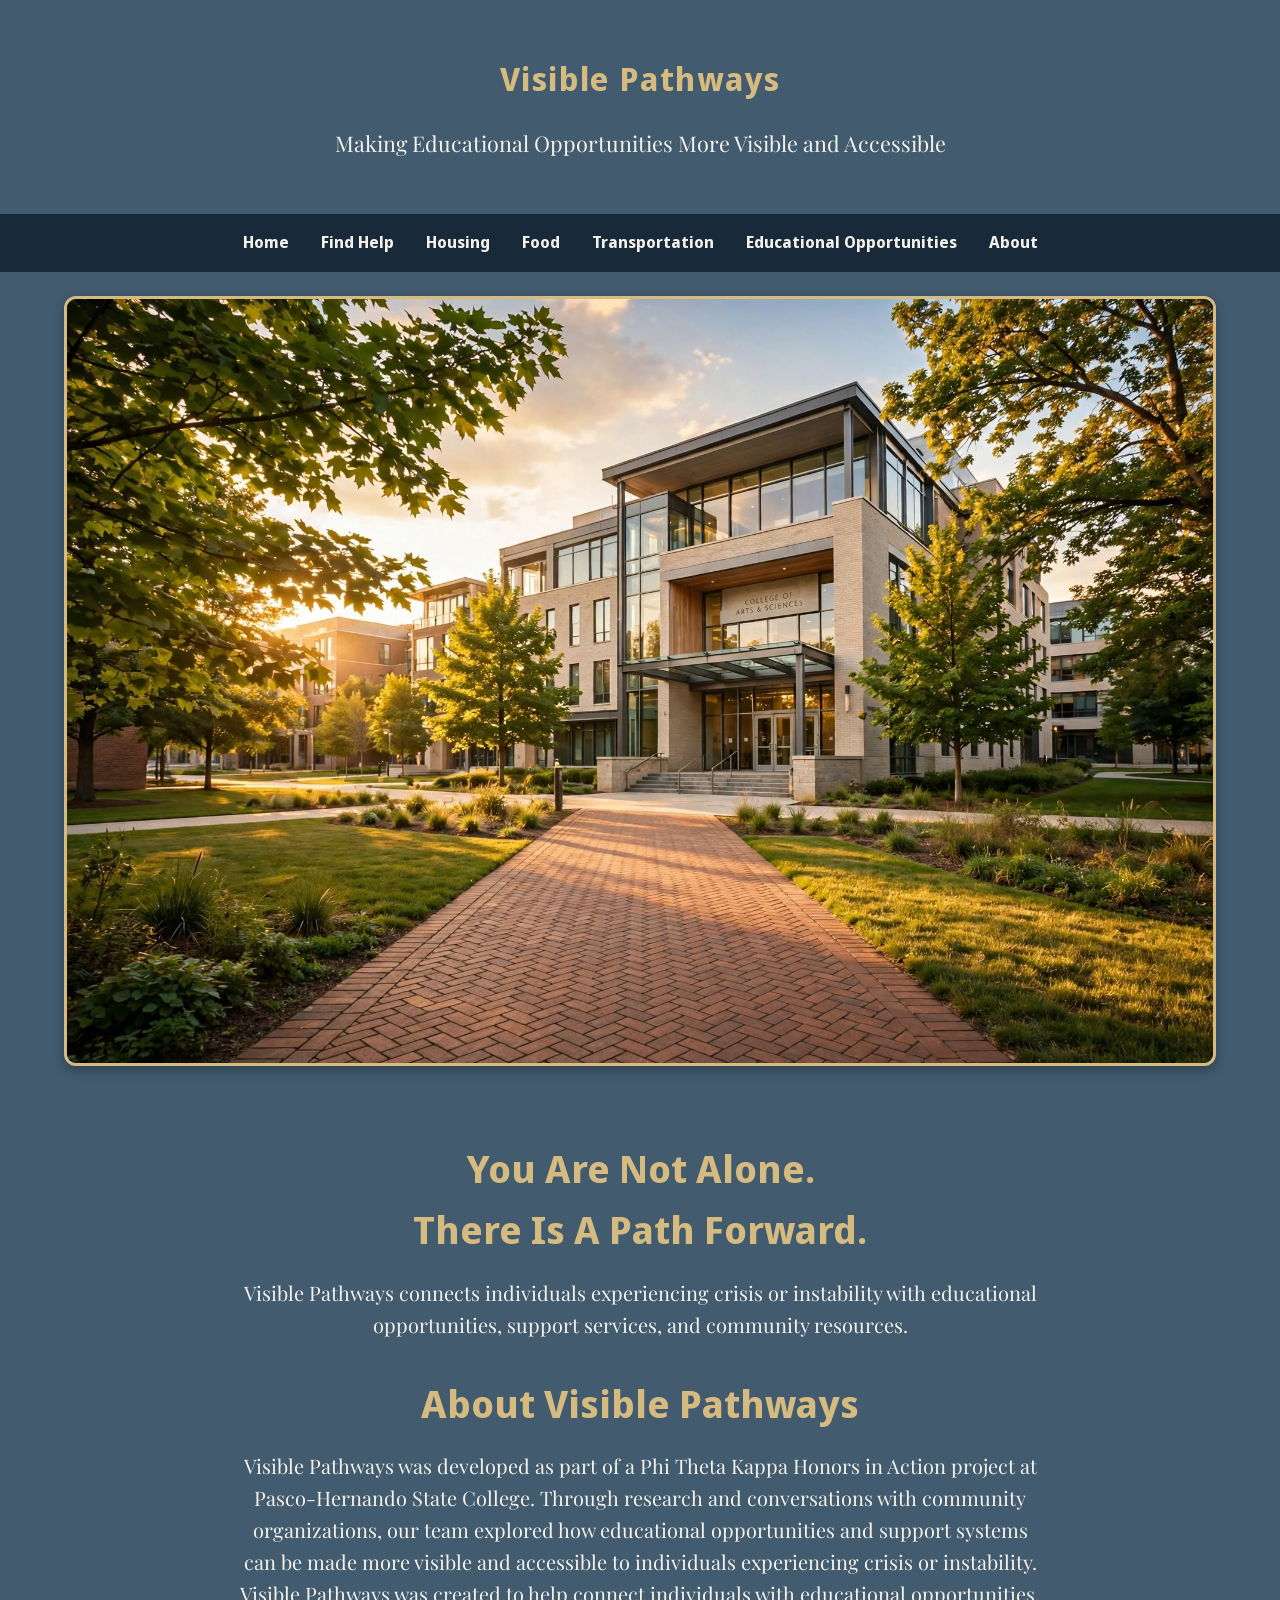
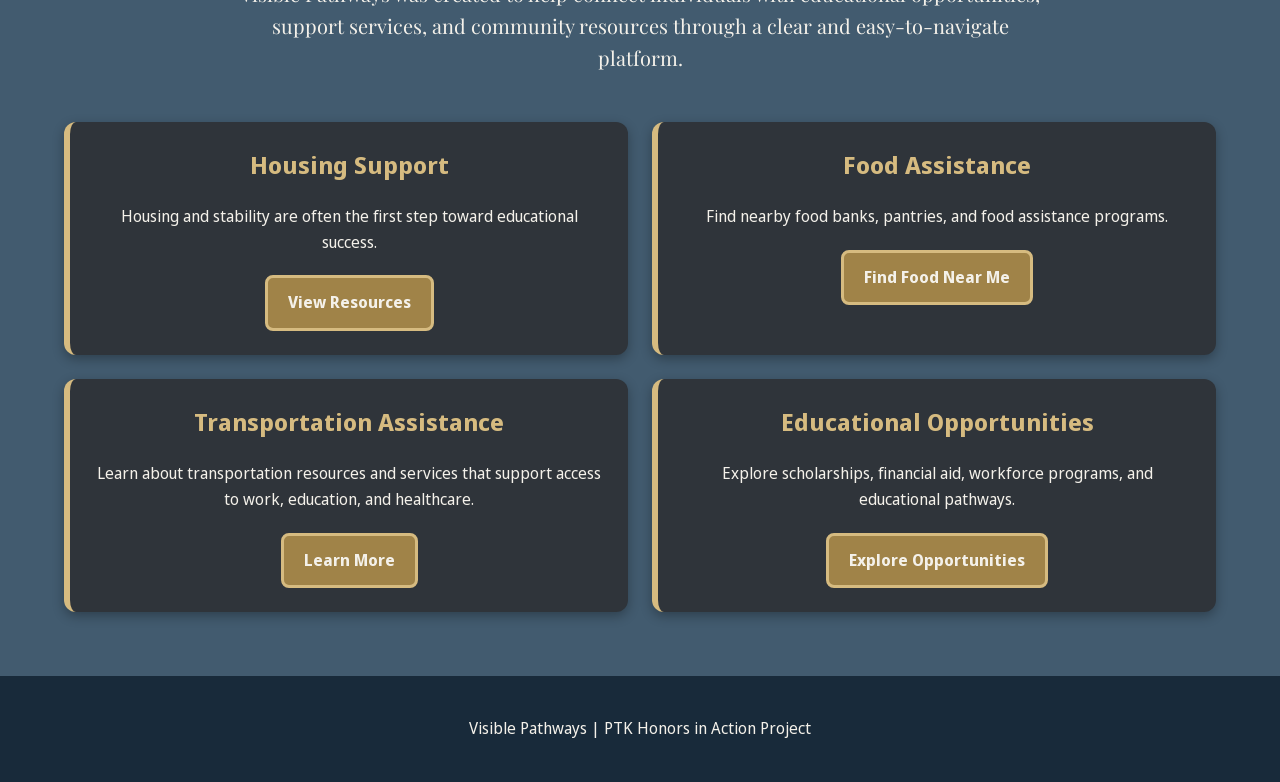
<file: index.html>
<!DOCTYPE html>

<html lang="en">

<head>

    <meta charset="UTF-8">

    <meta name="viewport"
          content="width=device-width, initial-scale=1.0">

    <title>Visible Pathways | Home</title>

    <!-- Google Font -->

    <link rel="preconnect" href="https://fonts.googleapis.com">

    <link rel="preconnect"
          href="https://fonts.gstatic.com"
          crossorigin>

    <link href="https://fonts.googleapis.com/css2?family=Noto+Sans+Display:ital,wght@0,100..900;1,100..900&display=swap"
          rel="stylesheet">
	<!-- Playfair Display -->

	<link href="https://fonts.googleapis.com/css2?family=Playfair+Display:wght@400;500;600;700&display=swap"
      rel="stylesheet">	  

    <!-- Your CSS -->

    <link rel="stylesheet"
          href="styles2.css">

</head>

<body>

    <!-- ==========================================
         WEBSITE HEADER
    =========================================== -->

    <header>

        <h1>Visible Pathways</h1>

        <p class="tagline">

            Making Educational Opportunities More
            Visible and Accessible

        </p>

    </header>

    <!-- ==========================================
         PRIMARY NAVIGATION
    =========================================== -->

    <nav>

    <ul>

        <li>
            <a href="index.html">Home</a>
        </li>

        <li>
            <a href="findhelp.html">Find Help</a>
        </li>

        <li>
            <a href="housing.html">Housing</a>
        </li>

        <li>
            <a href="food.html">Food</a>
        </li>

        <li>
            <a href="transportation.html">Transportation</a>
        </li>

        <li>
            <a href="opportunities.html">
                Educational Opportunities
            </a>
        </li>
		
		<li>
			<a href="about.html">About</a>
		</li>

    </ul>

</nav>

    <!-- ==========================================
         HERO IMAGE
    =========================================== -->

  <img src="images/hero.jpg"
     alt="Campus pathway leading toward educational opportunities"
     class="hero-photo">

    <!-- ==========================================
         MAIN CONTENT
    =========================================== -->

    <main>

        <!-- HERO SECTION -->

        <section class="hero">

            <h2>

                You Are Not Alone.

                <br>

                There Is A Path Forward.

            </h2>

            <p class="hero-description">

                Visible Pathways connects individuals
                experiencing crisis or instability with
                educational opportunities, support services,
                and community resources.

            </p>

       
		
		<!-- ==========================================
				 ABOUT THE PROJECT
			========================================== -->

			

				<h2>About Visible Pathways</h2>

				<p class="hero-description">

					Visible Pathways was developed as part
					of a Phi Theta Kappa Honors in Action
					project at Pasco-Hernando State College.

					Through research and conversations with
					community organizations, our team explored
					how educational opportunities and support
					systems can be made more visible and
					accessible to individuals experiencing
					crisis or instability.

					Visible Pathways was created to help
					connect individuals with educational
					opportunities, support services, and
					community resources through a clear and
					easy-to-navigate platform.

				</p>


			</section>

        <!-- ==========================================
             RESOURCE CARDS
        =========================================== -->

        <div class="cards-container">

            <!-- Housing Support -->

            <section class="content-card">

                <h2>Housing Support</h2>

                <p>

                    Housing and stability are often
                    the first step toward educational
                    success.

                </p>

                <a href="housing.html"
                   class="button">

                    View Resources

                </a>

            </section>

            <!-- Food Assistance -->

            <section class="content-card">

                <h2>Food Assistance</h2>

                <p>

                    Find nearby food banks,
                    pantries, and food assistance
                    programs.

                </p>

                <a href="food.html"
                   class="button">

                    Find Food Near Me

                </a>

            </section>

            <!-- Transportation Assistance -->

            <section class="content-card">

                <h2>Transportation Assistance</h2>

                <p>

                    Learn about transportation
                    resources and services that
                    support access to work,
                    education, and healthcare.

                </p>

                <a href="transportation.html"
                   class="button">

                    Learn More

                </a>

            </section>

            <!-- Educational Opportunities -->

            <section class="content-card">

                <h2>Educational Opportunities</h2>

                <p>

                    Explore scholarships,
                    financial aid, workforce
                    programs, and educational
                    pathways.

                </p>

                <a href="opportunities.html"
                   class="button">

                    Explore Opportunities

                </a>

            </section>

        </div>

    </main>

    <!-- ==========================================
         FOOTER
    =========================================== -->

    <footer>

        <p>

            Visible Pathways |
            PTK Honors in Action Project

        </p>

    </footer>
<!-- Cloudflare Web Analytics --><script type='module' src='https://static.cloudflareinsights.com/beacon.min.js' data-cf-beacon='{"token": "50b39e17cb1b42d1b37e96eb6859e3de"}'></script><!-- End Cloudflare Web Analytics -->
</body>

</html>
</file>
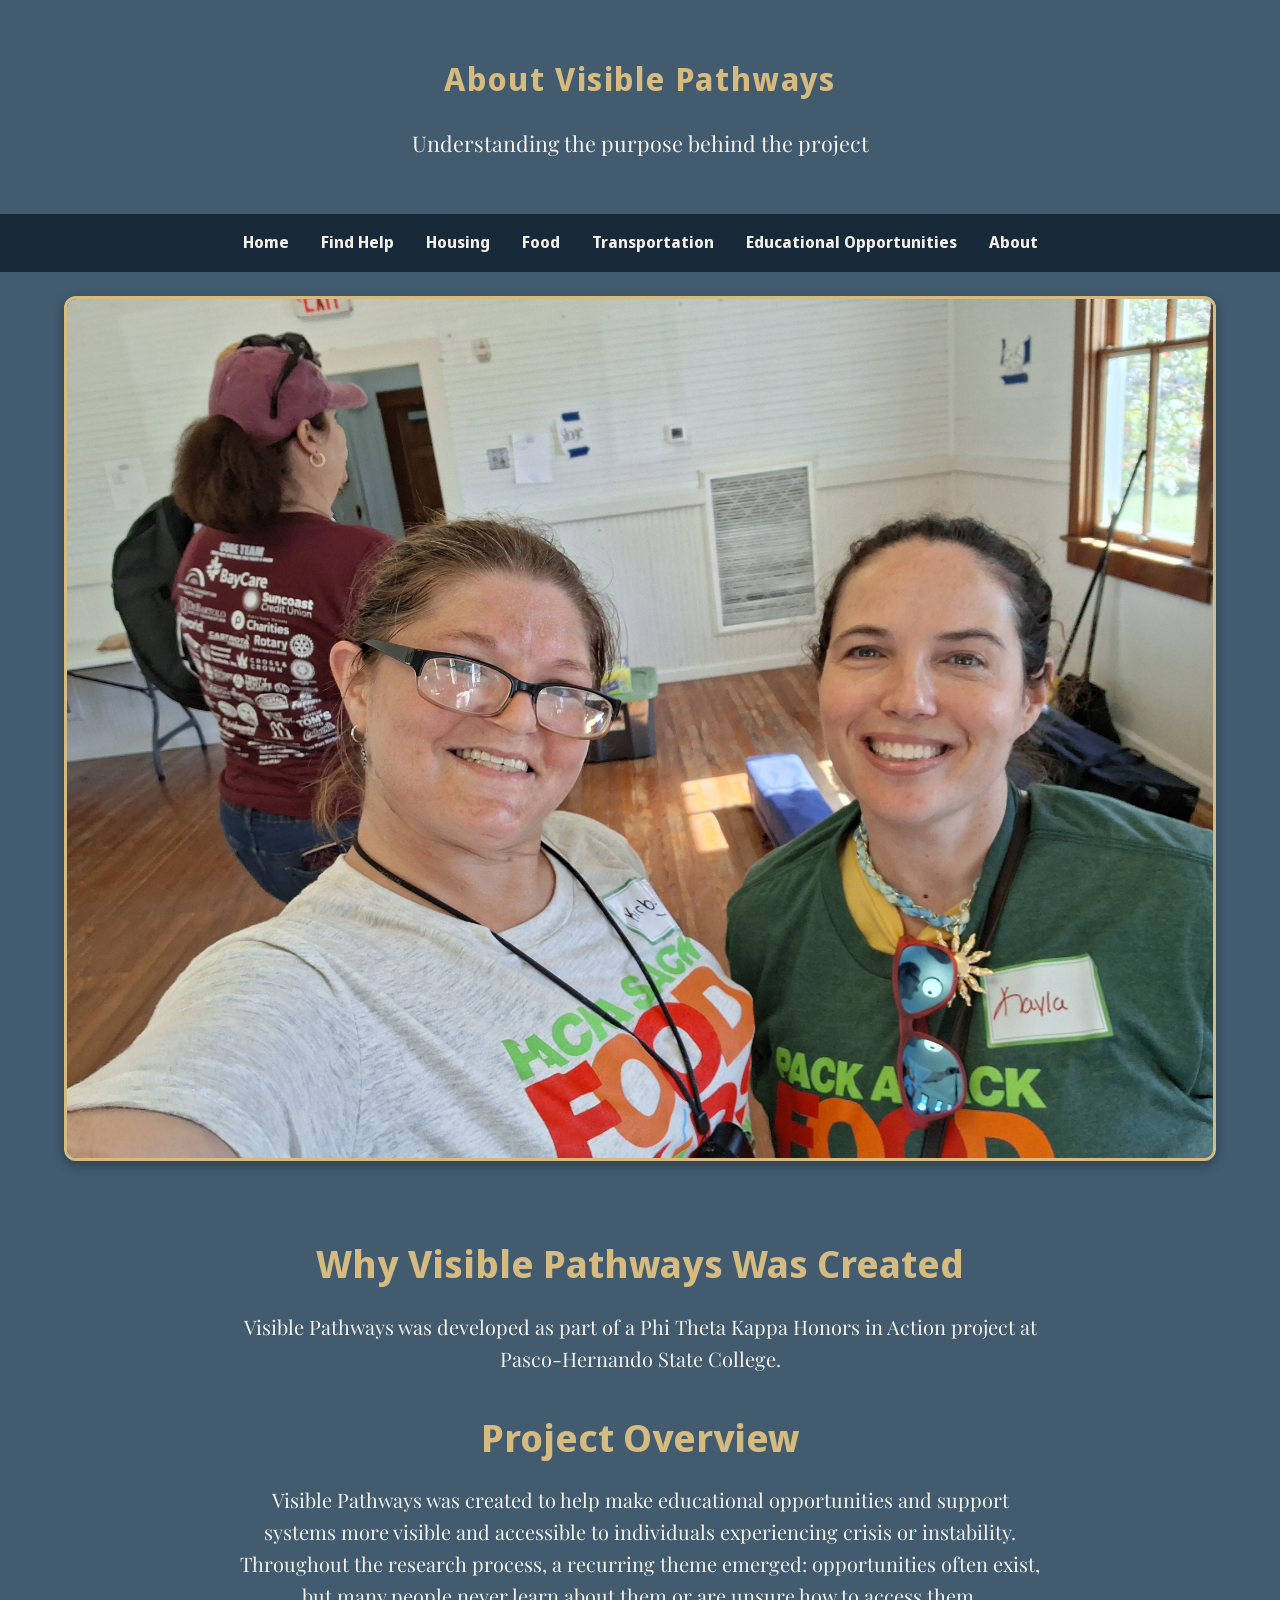
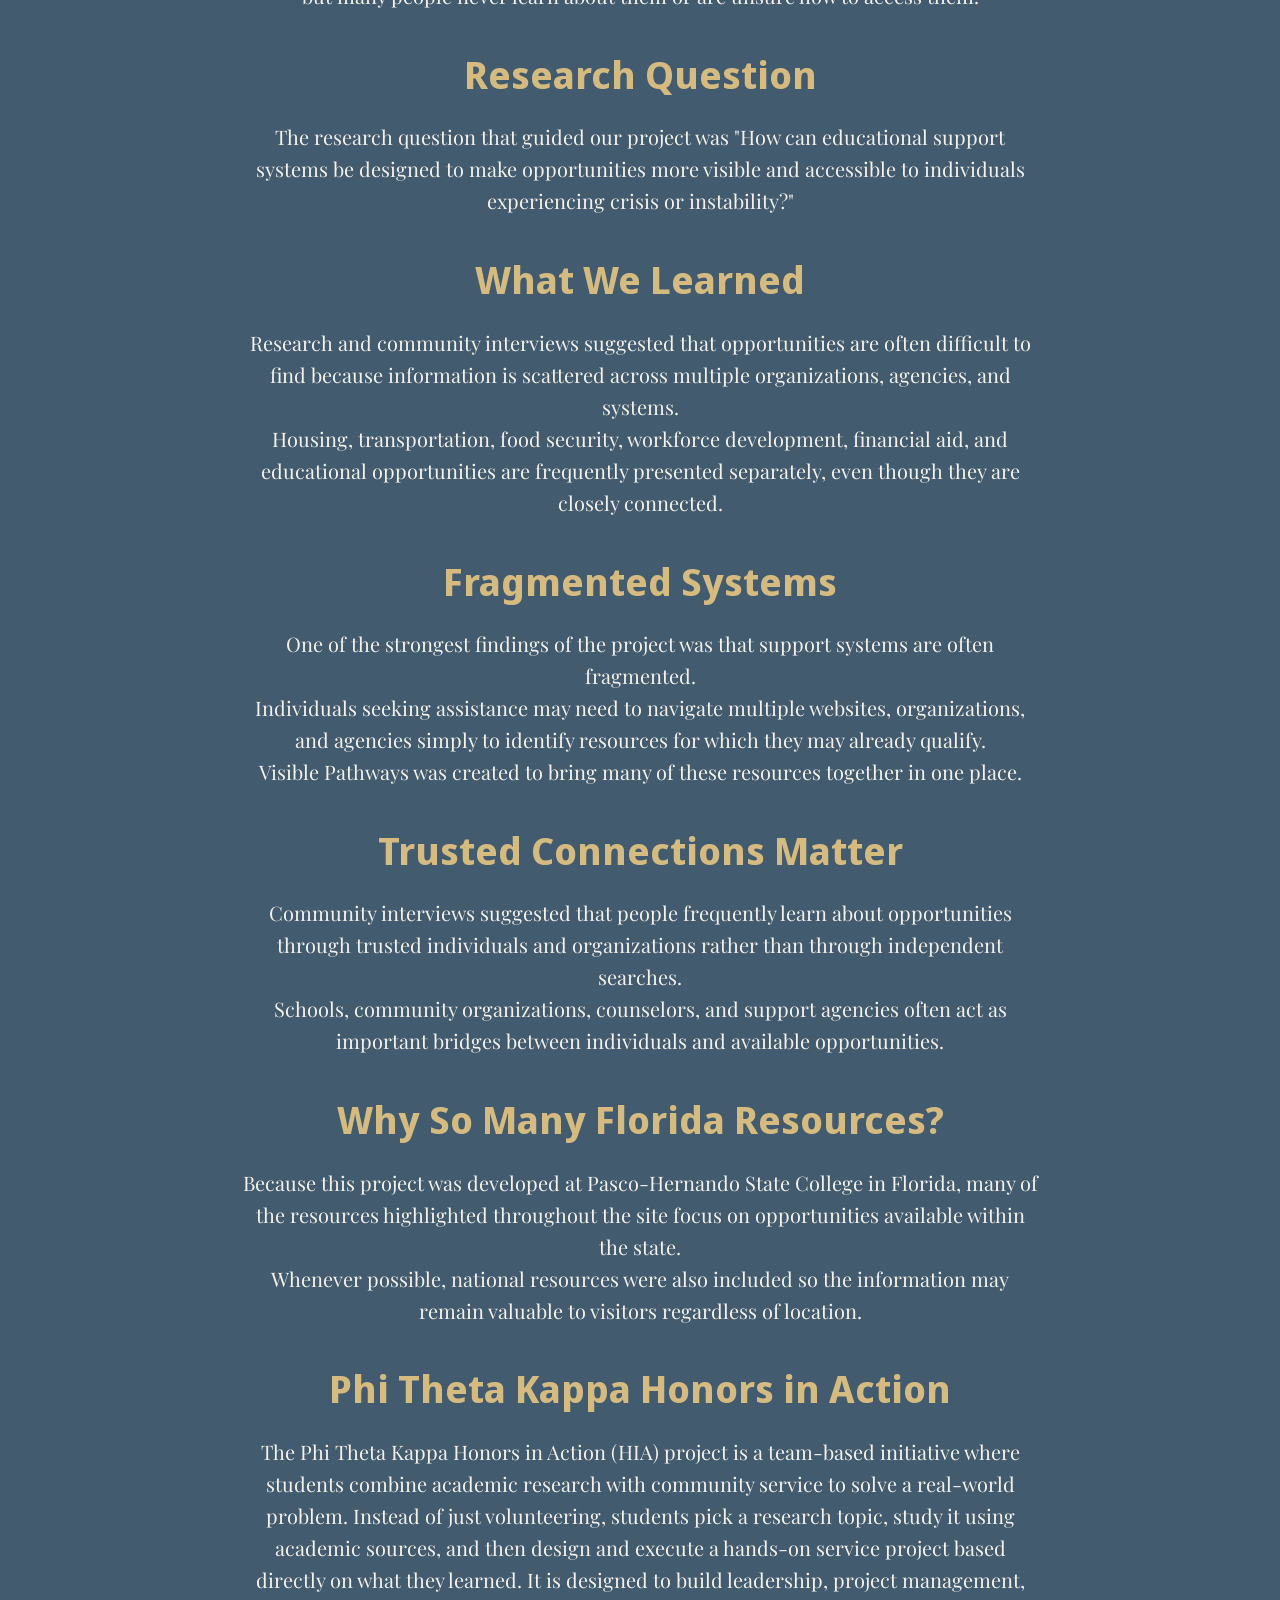
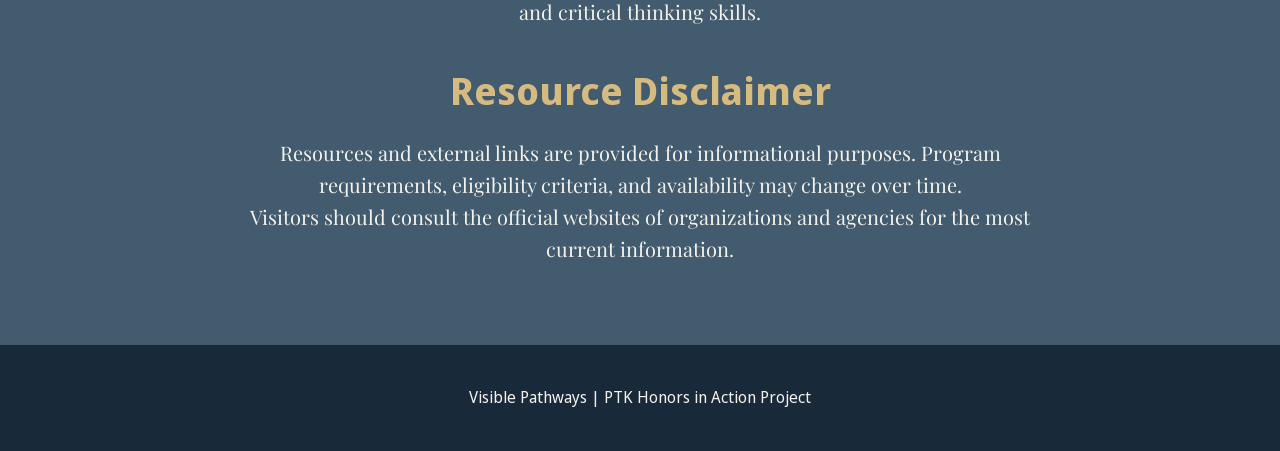
<file: about.html>
<!DOCTYPE html>

<html lang="en">

<head>

    <meta charset="UTF-8">

    <meta name="viewport"
          content="width=device-width, initial-scale=1.0">

    <title>About Visible Pathways | Visible Pathways</title>

    <!-- Google Fonts -->

    <link rel="preconnect" href="https://fonts.googleapis.com">

    <link rel="preconnect"
          href="https://fonts.gstatic.com"
          crossorigin>

    <link href="https://fonts.googleapis.com/css2?family=Noto+Sans+Display:wght@100..900&family=Playfair+Display:wght@400;500;600;700&display=swap"
          rel="stylesheet">

    <link rel="stylesheet"
          href="styles2.css">

</head>

<body>

    <!-- ==========================================
         WEBSITE HEADER
    =========================================== -->

    <header>

        <h1>About Visible Pathways</h1>

        <p class="tagline">

            Understanding the purpose behind the project

        </p>

    </header>

    <!-- ==========================================
         PRIMARY NAVIGATION
    =========================================== -->

    <nav>

        <ul>

            <li>
                <a href="index.html">Home</a>
            </li>

            <li>
                <a href="findhelp.html">Find Help</a>
            </li>

            <li>
                <a href="housing.html">Housing</a>
            </li>

            <li>
                <a href="food.html">Food</a>
            </li>

            <li>
                <a href="transportation.html">Transportation</a>
            </li>

            <li>
                <a href="opportunities.html">
                    Educational Opportunities
                </a>
            </li>
			
			<li>
				<a href="about.html">About</a>
			</li>

        </ul>

    </nav>

    <!-- ==========================================
         PAGE IMAGE
    =========================================== -->

    <img src="images/about.jpg"
         alt="Visible Pathways project information"
         class="hero-photo">

    <!-- ==========================================
         MAIN CONTENT
    =========================================== -->

    <main>

        <section class="hero">

            <h2>

                Why Visible Pathways Was Created

            </h2>

            <p class="hero-description">

                Visible Pathways was developed as part of a
                Phi Theta Kappa Honors in Action project at
                Pasco-Hernando State College.

            </p>

        

       

            <!-- Project Overview -->

            

                <h2>Project Overview</h2>

                <p class="hero-description">

                    Visible Pathways was created to help make
                    educational opportunities and support systems
                    more visible and accessible to individuals
                    experiencing crisis or instability.

                </p>

                <p class="hero-description">

                    Throughout the research process, a recurring
                    theme emerged: opportunities often exist,
                    but many people never learn about them or
                    are unsure how to access them.

                </p>

            

            <!-- Research Question -->

           

                <h2>Research Question</h2>

                <p class="hero-description">

                    The research question that guided our project was 
					"How can educational support systems be
                    designed to make opportunities more visible
                    and accessible to individuals experiencing
                    crisis or instability?"

                </p>

            

            <!-- What We Learned -->

            

                <h2>What We Learned</h2>

                <p class="hero-description">

                    Research and community interviews suggested
                    that opportunities are often difficult to
                    find because information is scattered across
                    multiple organizations, agencies, and systems.

                </p>

                <p class="hero-description">

                    Housing, transportation, food security,
                    workforce development, financial aid, and
                    educational opportunities are frequently
                    presented separately, even though they are
                    closely connected.

                </p>

           

            <!-- Fragmented Systems -->

            

                <h2>Fragmented Systems</h2>

                <p class="hero-description">

                    One of the strongest findings of the project
                    was that support systems are often fragmented.

                </p>

                <p class="hero-description">

                    Individuals seeking assistance may need to
                    navigate multiple websites, organizations,
                    and agencies simply to identify resources
                    for which they may already qualify.

                </p>

                <p class="hero-description">

                    Visible Pathways was created to bring many
                    of these resources together in one place.

                </p>

            

            <!-- Trusted Connections -->

            

                <h2>Trusted Connections Matter</h2>

                <p class="hero-description">

                    Community interviews suggested that people
                    frequently learn about opportunities through
                    trusted individuals and organizations rather
                    than through independent searches.

                </p>

                <p class="hero-description">

                    Schools, community organizations, counselors,
                    and support agencies often act as important
                    bridges between individuals and available
                    opportunities.

                </p>

            

            <!-- Why Florida Resources -->

           

                <h2>Why So Many Florida Resources?</h2>

                <p class="hero-description">

                    Because this project was developed at 
					Pasco-Hernando State College in Florida, 
					many of the resources highlighted throughout 
					the site focus on opportunities available 
                    within the state.
                    

                </p>

                <p class="hero-description">

                    Whenever possible, national resources were
                    also included so the information may remain
                    valuable to visitors regardless of location.

                </p>

            

            <!-- About HIA -->

            

                <h2>Phi Theta Kappa Honors in Action</h2>

                <p class="hero-description">

                     The Phi Theta Kappa Honors in Action (HIA) project
					 is a team-based initiative where students combine 
					 academic research with community service to solve 
					 a real-world problem.
					 Instead of just volunteering, students pick a research 
					 topic, study it using academic sources, and then design 
					 and execute a hands-on service project based directly 
					 on what they learned. It is designed to build leadership, 
					 project management, and critical thinking skills.

                </p>

            

            <!-- Disclaimer -->

            

                <h2>Resource Disclaimer</h2>

                <p class="hero-description">

                    Resources and external links are provided
                    for informational purposes. Program
                    requirements, eligibility criteria, and
                    availability may change over time.

                </p>

                <p class="hero-description">

                    Visitors should consult the official websites
                    of organizations and agencies for the most
                    current information.

                </p>
		</section>


    </main>

    <!-- ==========================================
         FOOTER
    =========================================== -->

    <footer>

        <p>

            Visible Pathways |
            PTK Honors in Action Project

        </p>

    </footer>
<!-- Cloudflare Web Analytics --><script type='module' src='https://static.cloudflareinsights.com/beacon.min.js' data-cf-beacon='{"token": "50b39e17cb1b42d1b37e96eb6859e3de"}'></script><!-- End Cloudflare Web Analytics -->
</body>

</html>
</file>
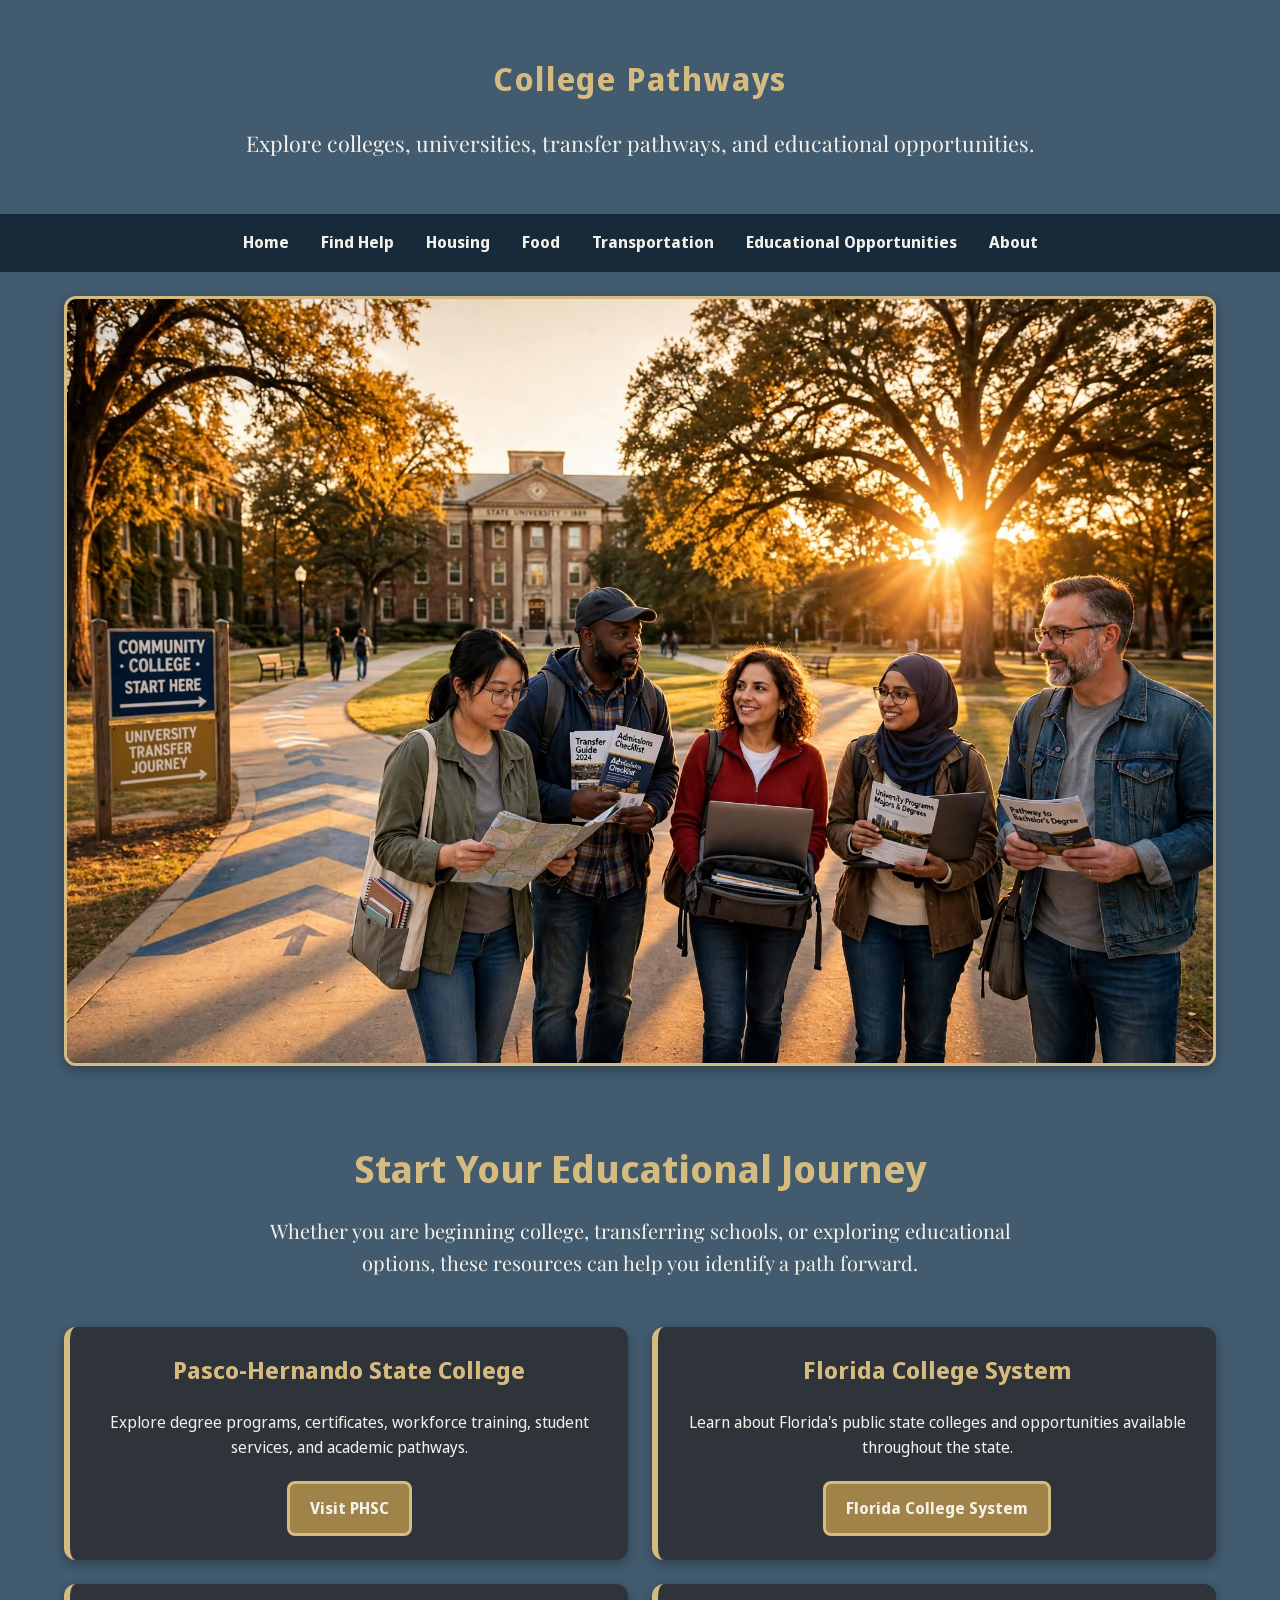
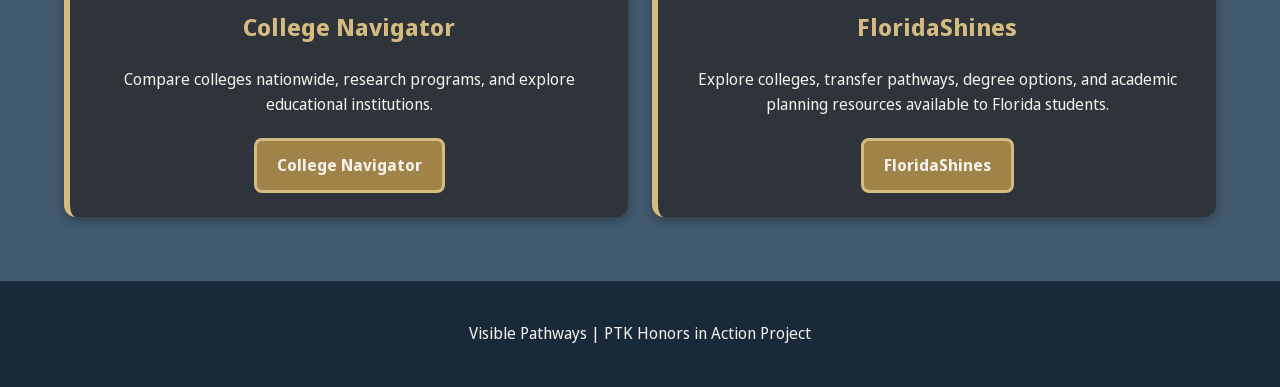
<file: collegepathways.html>
<!DOCTYPE html>

<html lang="en">

	<head>

		<meta charset="UTF-8">

		<meta name="viewport"
			  content="width=device-width, initial-scale=1.0">

		<title>College Pathways | Visible Pathways</title>

		<!-- Google Font -->

		<link rel="preconnect" href="https://fonts.googleapis.com">

		<link rel="preconnect"
			  href="https://fonts.gstatic.com"
			  crossorigin>

		<link href="https://fonts.googleapis.com/css2?family=Noto+Sans+Display:ital,wght@0,100..900;1,100..900&display=swap"
			  rel="stylesheet">
		<!-- Playfair Display -->

		<link href="https://fonts.googleapis.com/css2?family=Playfair+Display:wght@400;500;600;700&display=swap"
		  rel="stylesheet">	  

		<!-- Your CSS -->

		<link rel="stylesheet"
			  href="styles2.css">

	</head>

<body>

    <!-- ==========================================
         WEBSITE HEADER
    =========================================== -->

    <header>

        <h1>College Pathways</h1>

        <p class="tagline">

            Explore colleges, universities,
            transfer pathways, and educational opportunities.

        </p>

    </header>

    <!-- ==========================================
         PRIMARY NAVIGATION
    =========================================== -->

    <nav>

        <ul>

            <li>
                <a href="index.html">Home</a>
            </li>

            <li>
                <a href="findhelp.html">Find Help</a>
            </li>

            <li>
                <a href="housing.html">Housing</a>
            </li>

            <li>
                <a href="food.html">Food</a>
            </li>

            <li>
                <a href="transportation.html">Transportation</a>
            </li>

            <li>
                <a href="opportunities.html">
                    Educational Opportunities
                </a>
            </li>
			
			<li>
				<a href="about.html">About</a>
			</li>

        </ul>

    </nav>

    <!-- ==========================================
         PAGE IMAGE
    =========================================== -->

    <img src="images/collegepathways.jpg"
         alt="Students exploring educational opportunities"
         class="hero-photo">

    <!-- ==========================================
         MAIN CONTENT
    =========================================== -->

    <main>

        <!-- INTRODUCTION -->

        <section class="hero">

            <h2>

                Start Your Educational Journey

            </h2>

            <p class="hero-description">

                Whether you are beginning college,
                transferring schools, or exploring
                educational options, these resources
                can help you identify a path forward.

            </p>

        </section>

        <!-- RESOURCE CARDS -->

        <div class="cards-container">

            <!-- PHSC -->

            <section class="content-card">

                <h2>Pasco-Hernando State College</h2>

                <p>

                    Explore degree programs,
                    certificates, workforce training,
                    student services, and academic pathways.

                </p>

                <a href="https://www.phsc.edu"
                   target="_blank"
                   class="button">

                    Visit PHSC

                </a>

            </section>

            <!-- Florida College System -->

            <section class="content-card">

                <h2>Florida College System</h2>

                <p>

                    Learn about Florida's public
                    state colleges and opportunities
                    available throughout the state.

                </p>

                <a href="https://www.floridacollegesystem.com"
                   target="_blank"
                   class="button">

                    Florida College System

                </a>

            </section>

            <!-- College Navigator -->

            <section class="content-card">

                <h2>College Navigator</h2>

                <p>

                    Compare colleges nationwide,
                    research programs, and explore
                    educational institutions.

                </p>

                <a href="https://nces.ed.gov/collegenavigator/"
                   target="_blank"
                   class="button">

                    College Navigator

                </a>

            </section>

            <!-- FloridaShines -->

            <section class="content-card">

                <h2>FloridaShines</h2>

                <p>

                    Explore colleges, transfer pathways,
                    degree options, and academic planning
                    resources available to Florida students.

                </p>

                <a href="https://www.floridashines.org"
                   target="_blank"
                   class="button">

                    FloridaShines

                </a>

            </section>

        </div>

    </main>

    <!-- ==========================================
         FOOTER
    =========================================== -->

    <footer>

        <p>

            Visible Pathways |
            PTK Honors in Action Project

        </p>

    </footer>
<!-- Cloudflare Web Analytics --><script type='module' src='https://static.cloudflareinsights.com/beacon.min.js' data-cf-beacon='{"token": "50b39e17cb1b42d1b37e96eb6859e3de"}'></script><!-- End Cloudflare Web Analytics -->
</body>

</html>
</file>
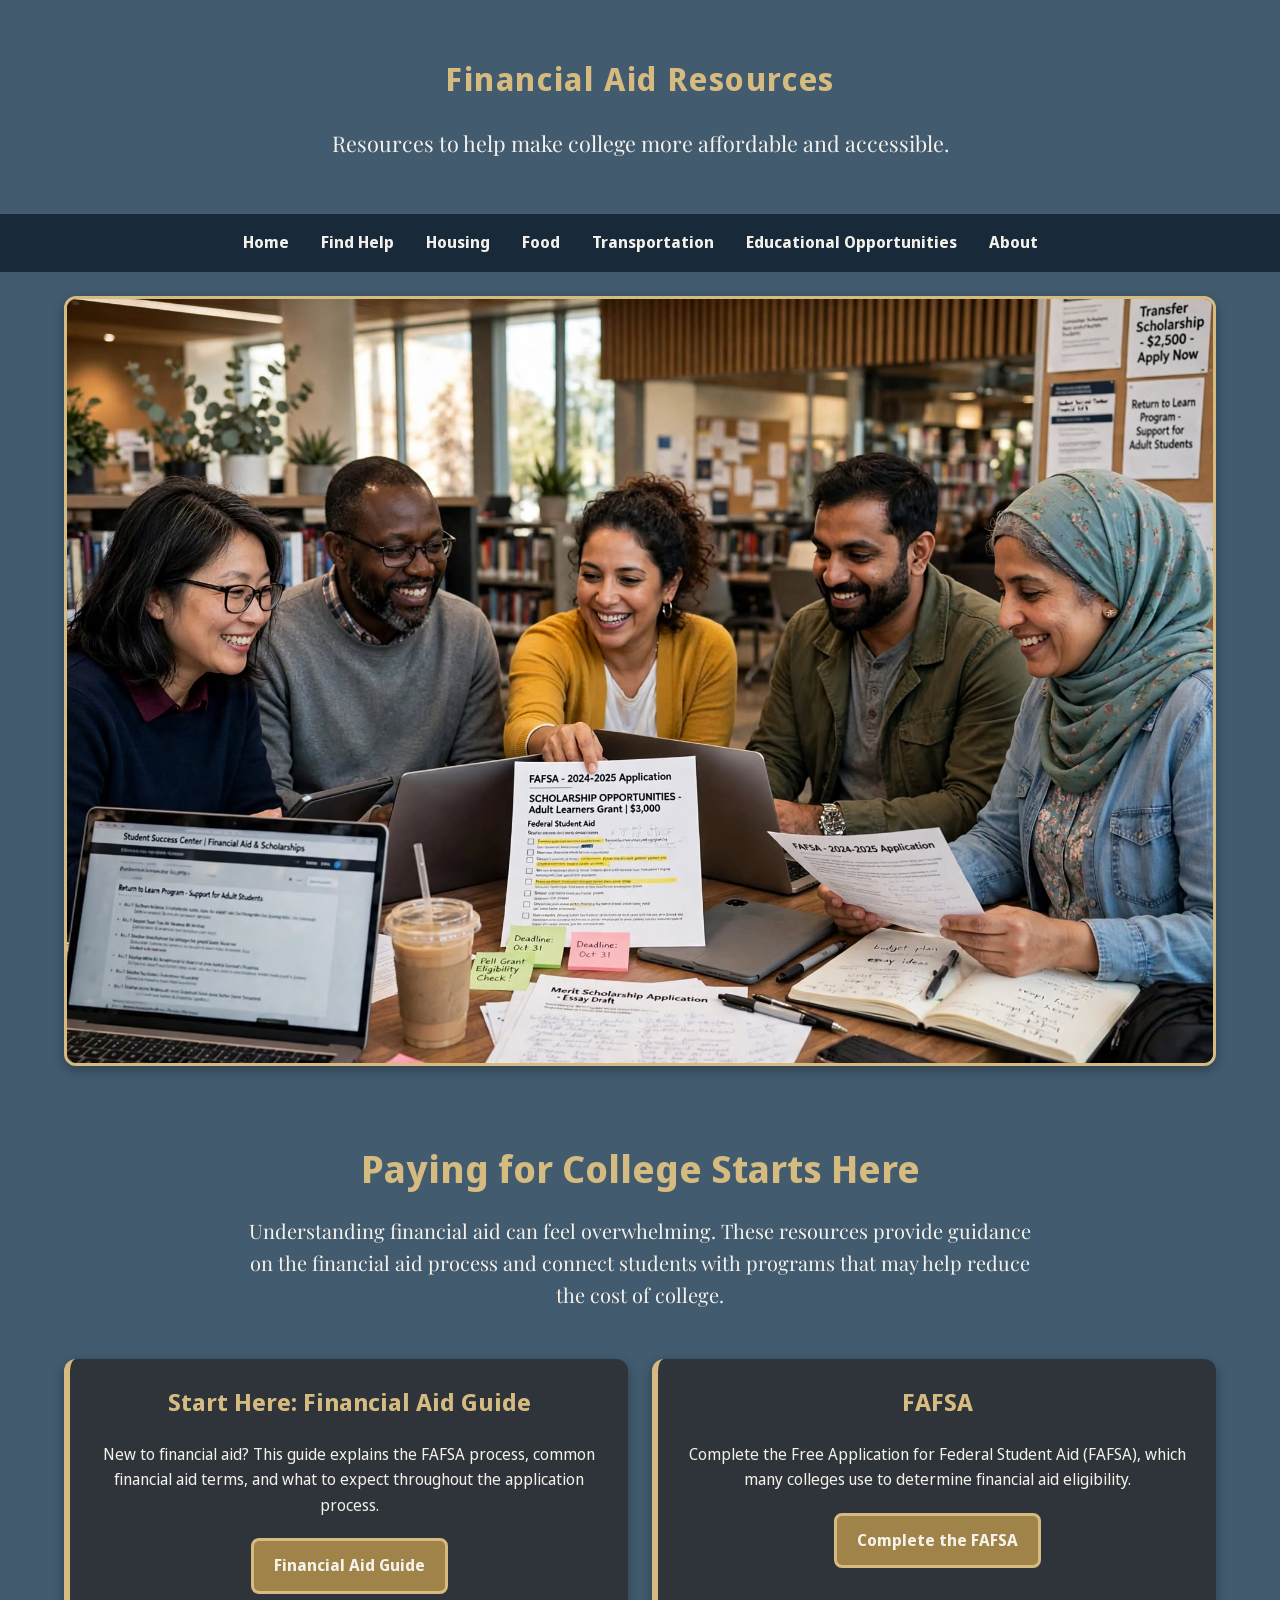
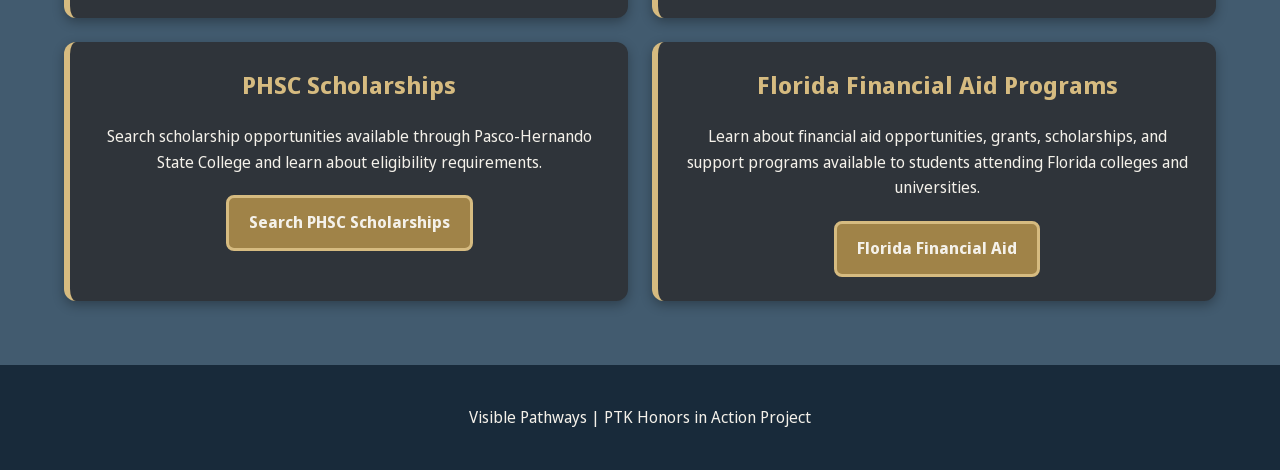
<file: financialaid.html>
<!DOCTYPE html>

<html lang="en">

<head>

    <meta charset="UTF-8">

    <meta name="viewport"
          content="width=device-width, initial-scale=1.0">

    <title>Financial Aid Resources | Visible Pathways</title>

    <!-- Google Font -->

    <link rel="preconnect" href="https://fonts.googleapis.com">

    <link rel="preconnect"
          href="https://fonts.gstatic.com"
          crossorigin>

    <link href="https://fonts.googleapis.com/css2?family=Noto+Sans+Display:ital,wght@0,100..900;1,100..900&display=swap"
          rel="stylesheet">
	<!-- Playfair Display -->

	<link href="https://fonts.googleapis.com/css2?family=Playfair+Display:wght@400;500;600;700&display=swap"
      rel="stylesheet">	  

    <!-- Your CSS -->

    <link rel="stylesheet"
          href="styles2.css">

</head>

<body>

    <!-- ==========================================
         WEBSITE HEADER
    =========================================== -->

    <header>

        <h1>Financial Aid Resources</h1>

        <p class="tagline">

            Resources to help make college
            more affordable and accessible.

        </p>

    </header>

    <!-- ==========================================
         PRIMARY NAVIGATION
    =========================================== -->

    <nav>

        <ul>

            <li>
                <a href="index.html">Home</a>
            </li>

            <li>
                <a href="findhelp.html">Find Help</a>
            </li>

            <li>
                <a href="housing.html">Housing</a>
            </li>

            <li>
                <a href="food.html">Food</a>
            </li>

            <li>
                <a href="transportation.html">Transportation</a>
            </li>

            <li>
                <a href="opportunities.html">
                    Educational Opportunities
                </a>
            </li>
			
			<li>
				<a href="about.html">About</a>
			</li>

        </ul>

    </nav>

    <!-- ==========================================
         PAGE IMAGE
    =========================================== -->

    <img src="images/financialaid.jpg"
         alt="Students exploring educational opportunities"
         class="hero-photo">

    <!-- ==========================================
         MAIN CONTENT
    =========================================== -->

    <main>

        <!-- INTRODUCTION -->

        <section class="hero">

            <h2>

                Paying for College Starts Here

            </h2>

            <p class="hero-description">

                Understanding financial aid can feel
                overwhelming. These resources provide
                guidance on the financial aid process
                and connect students with programs that
                may help reduce the cost of college.

            </p>

        </section>

        <!-- RESOURCE CARDS -->

        <div class="cards-container">

            <!-- Financial Aid Guide -->

            <section class="content-card">

                <h2>Start Here: Financial Aid Guide</h2>

                <p>

                    New to financial aid? This guide
                    explains the FAFSA process, common
                    financial aid terms, and what to
                    expect throughout the application
                    process.

                </p>

                <a href="https://thecollegeinvestor.com/fafsa-guide/"
                   target="_blank"
                   class="button">

                    Financial Aid Guide

                </a>

            </section>

            <!-- FAFSA -->

            <section class="content-card">

                <h2>FAFSA</h2>

                <p>

                    Complete the Free Application for
                    Federal Student Aid (FAFSA), which
                    many colleges use to determine
                    financial aid eligibility.

                </p>

                <a href="https://studentaid.gov/h/apply-for-aid/fafsa"
                   target="_blank"
                   class="button">

                    Complete the FAFSA

                </a>

            </section>

            <!-- PHSC Scholarships -->

				<section class="content-card">

					<h2>PHSC Scholarships</h2>

					<p>

						Search scholarship opportunities
						available through Pasco-Hernando
						State College and learn about
						eligibility requirements.

					</p>

					<a href="https://phsc.scholarships.ngwebsolutions.com/Scholarships/Search"
					   target="_blank"
					   class="button">

						Search PHSC Scholarships

					</a>

				</section>

            <!-- Florida Financial Aid Programs -->

				<section class="content-card">

					<h2>Florida Financial Aid Programs</h2>

					<p>

						Learn about financial aid opportunities,
						grants, scholarships, and support programs
						available to students attending Florida
						colleges and universities.

					</p>

					<a href="https://www.fldoe.org/schools/higher-ed/fl-college-system/student-services/financial-aid.stml"
					   target="_blank"
					   class="button">

						Florida Financial Aid

					</a>

				</section>
		</div>

    </main>	

    <!-- ==========================================
         FOOTER
    =========================================== -->

    <footer>

        <p>

            Visible Pathways |
            PTK Honors in Action Project

        </p>

    </footer>
<!-- Cloudflare Web Analytics --><script type='module' src='https://static.cloudflareinsights.com/beacon.min.js' data-cf-beacon='{"token": "50b39e17cb1b42d1b37e96eb6859e3de"}'></script><!-- End Cloudflare Web Analytics -->
</body>

</html>
</file>
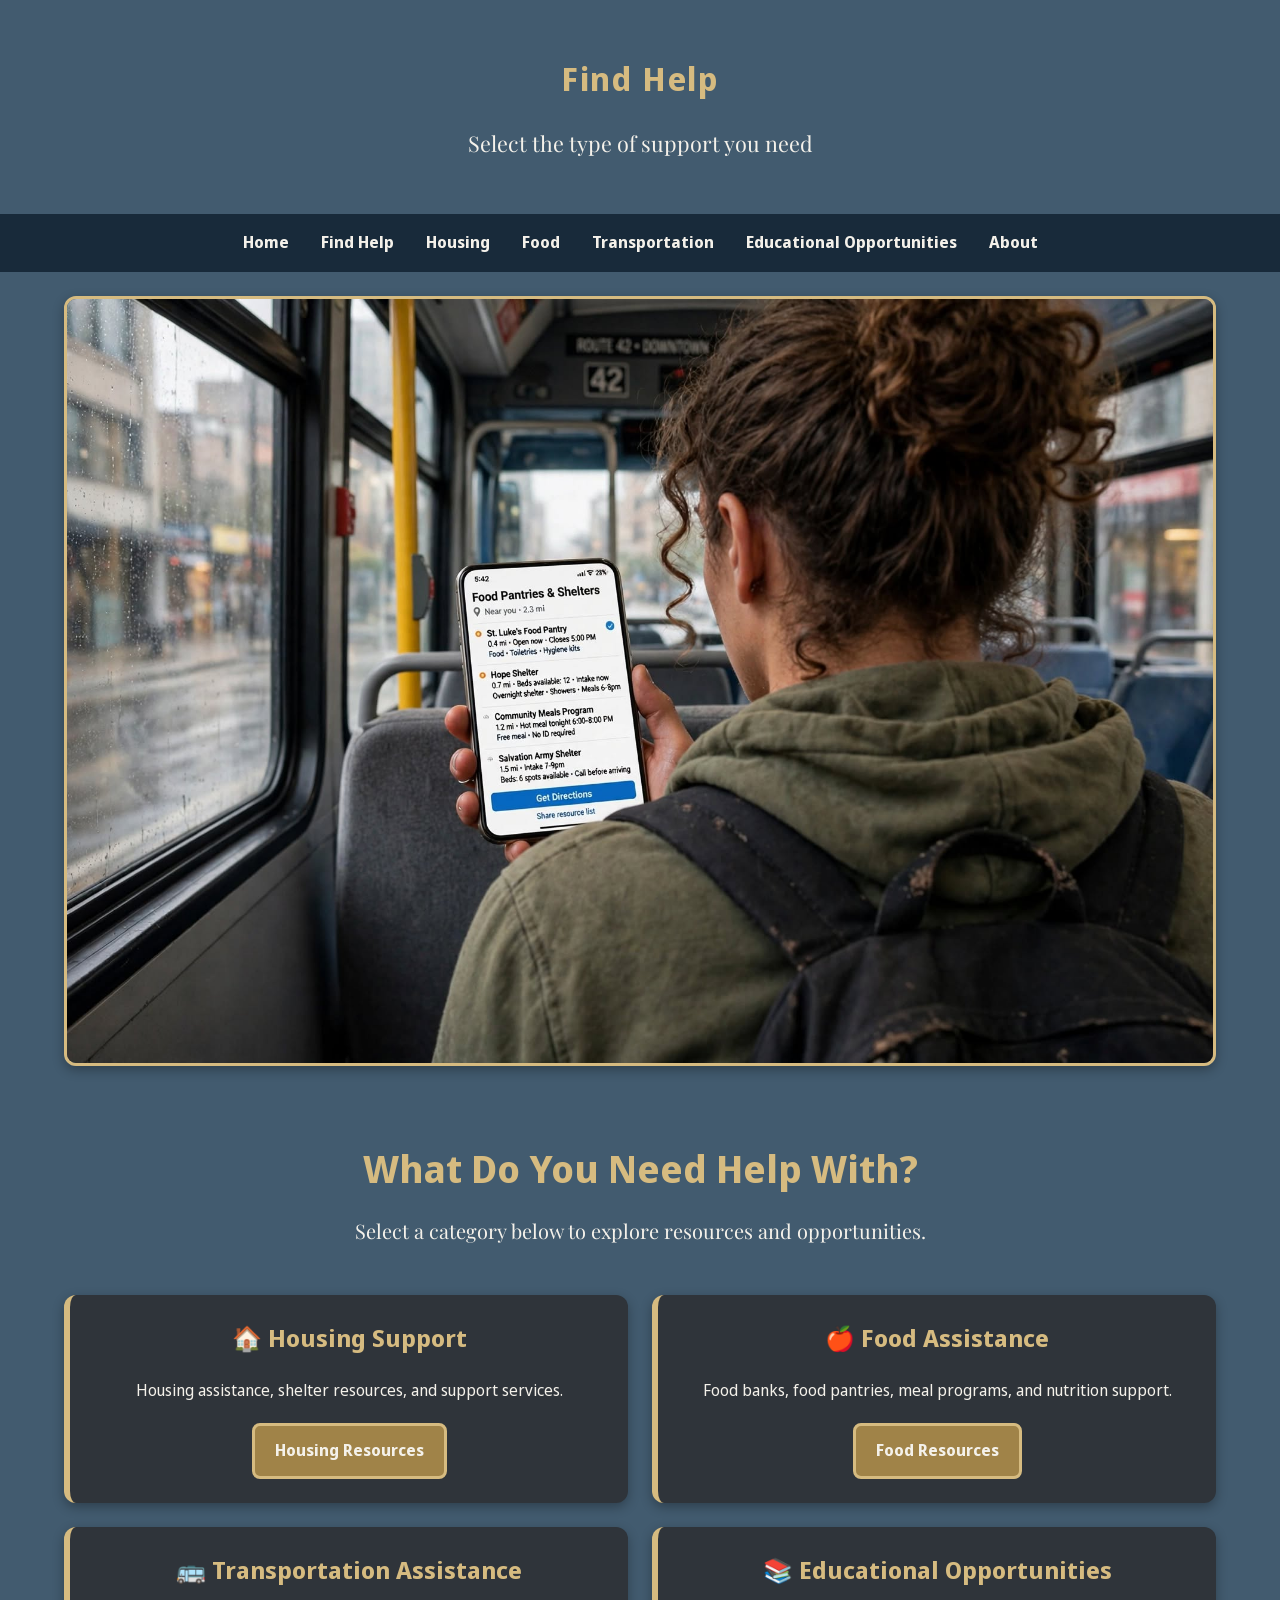
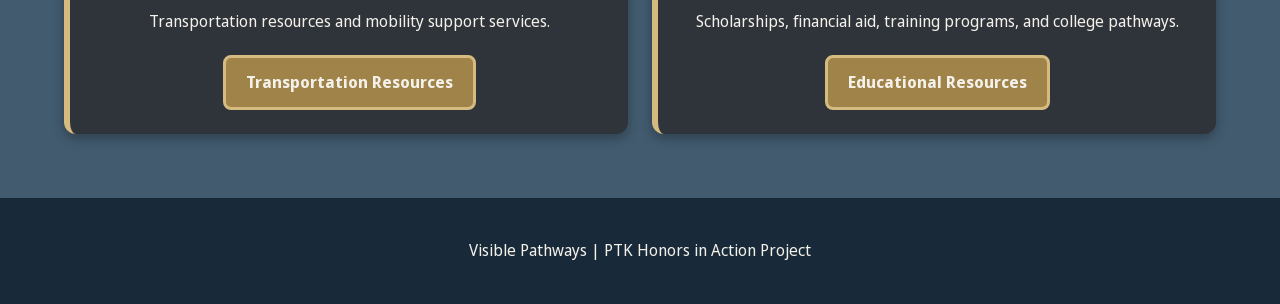
<file: findhelp.html>
<!DOCTYPE html>

<html lang="en">

<head>

    <meta charset="UTF-8">

    <meta name="viewport"
          content="width=device-width, initial-scale=1.0">

    <title>Find Help | Visible Pathways</title>

    <!-- Google Fonts -->

	<link rel="preconnect" href="https://fonts.googleapis.com">

	<link rel="preconnect"
		  href="https://fonts.gstatic.com"
		  crossorigin>

	<link href="https://fonts.googleapis.com/css2?family=Noto+Sans+Display:wght@100..900&family=Playfair+Display:wght@400;500;600;700&display=swap"
		  rel="stylesheet">

    <!-- Your CSS -->

    <link rel="stylesheet"
          href="styles2.css">

</head>

<body>

    <!-- ==========================================
         WEBSITE HEADER
    =========================================== -->

    <header>

        <h1>Find Help</h1>

        <p class="tagline">

            Select the type of support you need

        </p>
		

    </header>

    <!-- ==========================================
         PRIMARY NAVIGATION
    =========================================== -->

   <nav>

    <ul>

        <li>
            <a href="index.html">Home</a>
        </li>

        <li>
            <a href="findhelp.html">Find Help</a>
        </li>

        <li>
            <a href="housing.html">Housing</a>
        </li>

        <li>
            <a href="food.html">Food</a>
        </li>

        <li>
            <a href="transportation.html">Transportation</a>
        </li>

        <li>
            <a href="opportunities.html">
                Educational Opportunities
            </a>
        </li>
		
		<li>
			<a href="about.html">About</a>
		</li>

    </ul>

</nav>
	<!-- ==========================================
         PAGE IMAGE
    =========================================== -->

   <img src="images/FindHelp.jpg"
     alt="A person on a bus looking at food pantries and shelters."
     class="hero-photo">

    <!-- ==========================================
         MAIN CONTENT
    =========================================== -->

    <main>

        <!-- PAGE INTRODUCTION -->

			<section class="hero">

				<h2>

					What Do You Need Help With?

				</h2>

				<p class="hero-description">

					Select a category below to explore
					resources and opportunities.

				</p>

			</section>
		
        <!-- RESOURCE CARDS -->

        <div class="cards-container">

            <!-- Housing -->

            <section class="content-card">

                <h2>🏠 Housing Support</h2>

                <p>

                    Housing assistance, shelter
                    resources, and support services.

                </p>

                <a href="housing.html"
                   class="button">

                    Housing Resources

                </a>

            </section>

            <!-- Food -->

            <section class="content-card">

                <h2>🍎 Food Assistance</h2>

                <p>

                    Food banks, food pantries,
                    meal programs, and nutrition support.

                </p>

                <a href="food.html"
                   class="button">

                    Food Resources

                </a>

            </section>

            <!-- Transportation -->

<section class="content-card">

    <h2>🚌 Transportation Assistance</h2>

    <p>

        Transportation resources
        and mobility support services.

    </p>

    <a href="transportation.html"
       class="button">

        Transportation Resources

                </a>

            </section>

            <!-- Education -->

            <section class="content-card">

                <h2>📚 Educational Opportunities</h2>

                <p>

                    Scholarships, financial aid,
                    training programs, and college pathways.

                </p>

                <a href="opportunities.html"
                   class="button">

                    Educational Resources

                </a>

            </section>

        </div>

    </main>

    <!-- ==========================================
         FOOTER
    =========================================== -->

    <footer>

        <p>

            Visible Pathways |
            PTK Honors in Action Project

        </p>

    </footer>
<!-- Cloudflare Web Analytics --><script type='module' src='https://static.cloudflareinsights.com/beacon.min.js' data-cf-beacon='{"token": "50b39e17cb1b42d1b37e96eb6859e3de"}'></script><!-- End Cloudflare Web Analytics -->
</body>

</html>
</file>
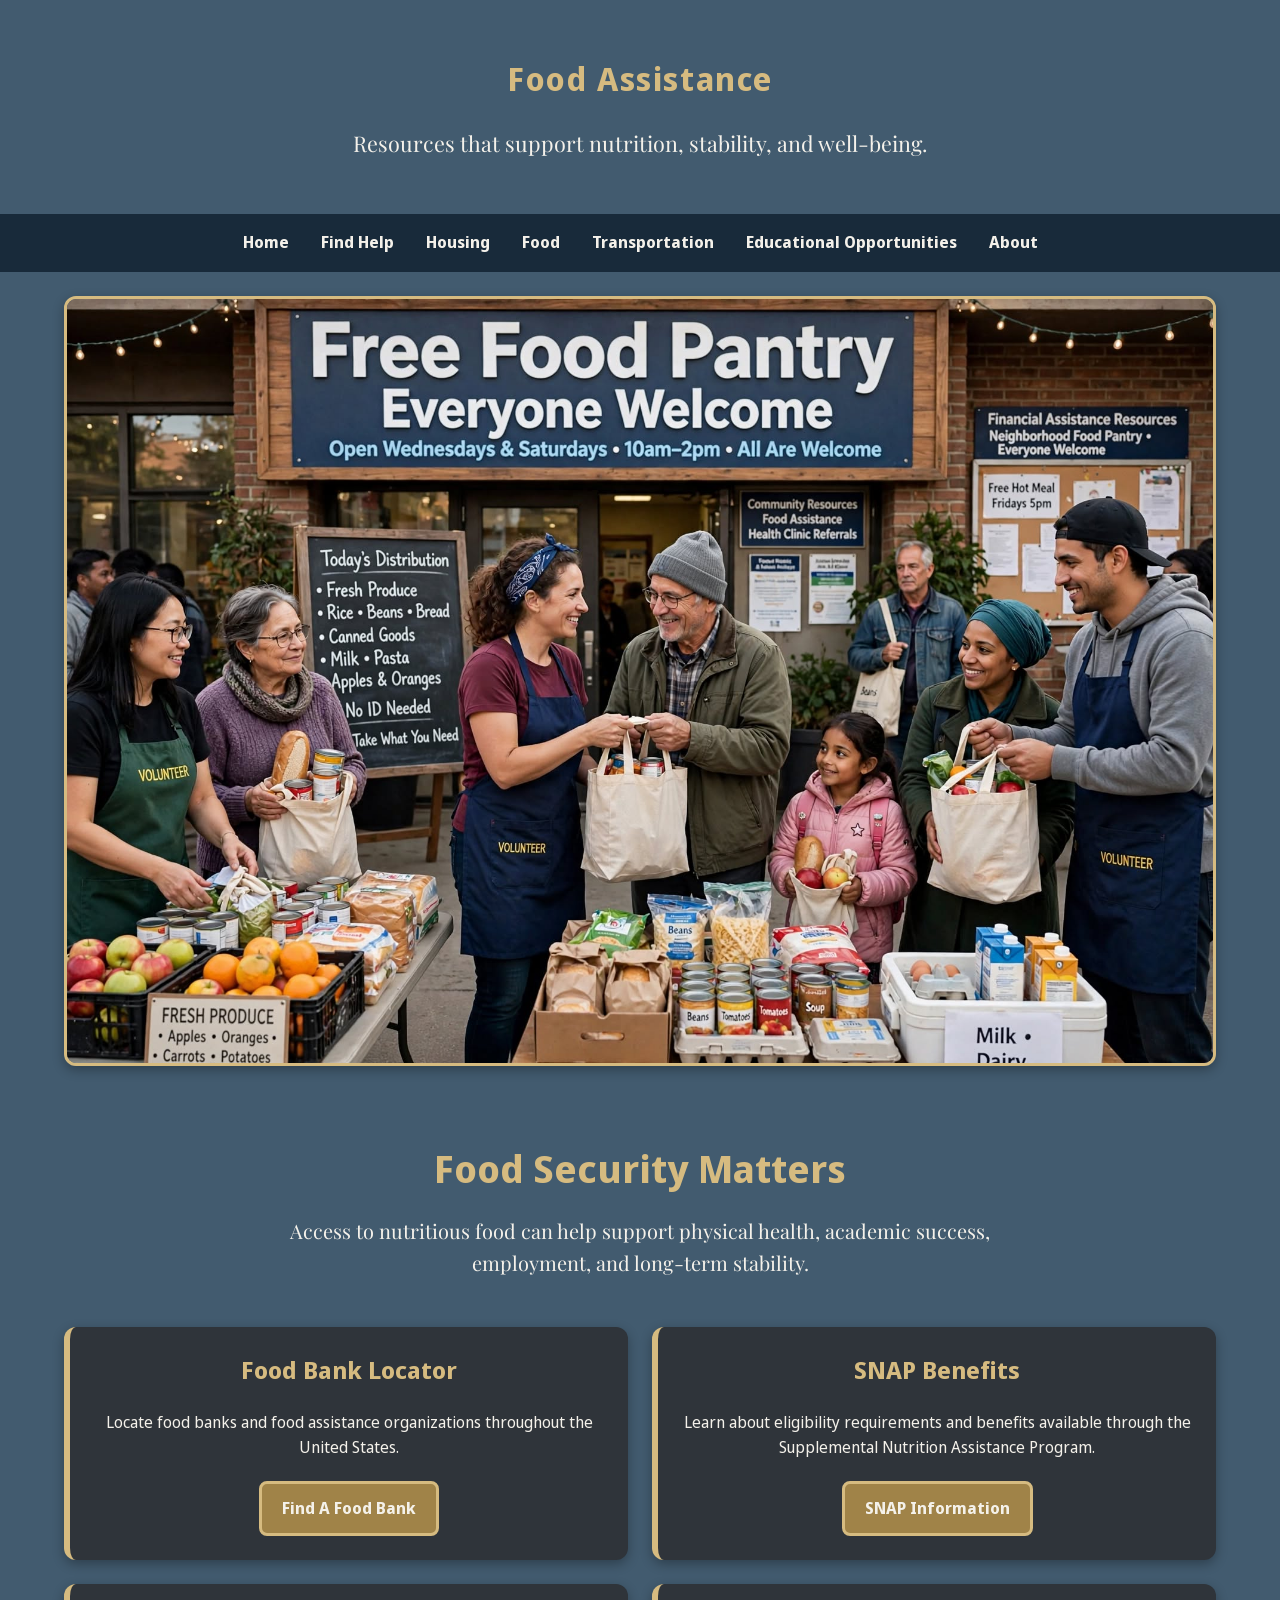
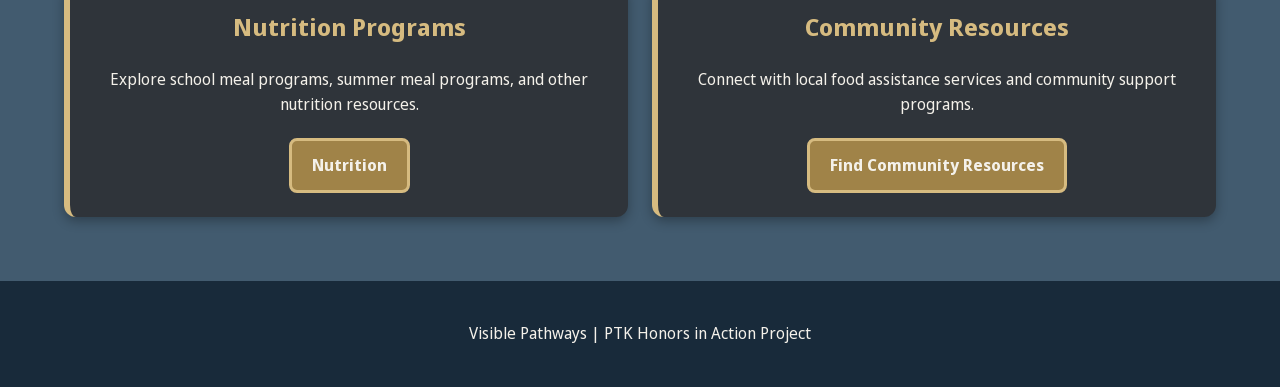
<file: food.html>
<!DOCTYPE html>

<html lang="en">

<head>

    <meta charset="UTF-8">

    <meta name="viewport"
          content="width=device-width, initial-scale=1.0">

    <title>Food Assistance | Visible Pathways</title>

    <!-- Google Font -->

    <link rel="preconnect" href="https://fonts.googleapis.com">

    <link rel="preconnect"
          href="https://fonts.gstatic.com"
          crossorigin>

    <link href="https://fonts.googleapis.com/css2?family=Noto+Sans+Display:ital,wght@0,100..900;1,100..900&display=swap"
          rel="stylesheet">
	<!-- Playfair Display -->

	<link href="https://fonts.googleapis.com/css2?family=Playfair+Display:wght@400;500;600;700&display=swap"
      rel="stylesheet">	  

    <!-- Your CSS -->

    <link rel="stylesheet"
          href="styles2.css">

</head>

<body>

    <!-- ==========================================
         WEBSITE HEADER
    =========================================== -->

    <header>

        <h1>Food Assistance</h1>

        <p class="tagline">

            Resources that support nutrition,
            stability, and well-being.

        </p>

    </header>

    <!-- ==========================================
         PRIMARY NAVIGATION
    =========================================== -->

    <nav>

        <ul>

            <li>
                <a href="index.html">Home</a>
            </li>

            <li>
                <a href="findhelp.html">Find Help</a>
            </li>

            <li>
                <a href="housing.html">Housing</a>
            </li>

            <li>
                <a href="food.html">Food</a>
            </li>

            <li>
                <a href="transportation.html">Transportation</a>
            </li>

            <li>
                <a href="opportunities.html">
                    Educational Opportunities
                </a>
            </li>
			
			<li>
				<a href="about.html">About</a>
			</li>

        </ul>

    </nav>

    <!-- ==========================================
         PAGE IMAGE
    =========================================== -->

   <img src="images/food.jpg"
     alt="People recieving food at a food pantry."
     class="hero-photo">

    <!-- ==========================================
         MAIN CONTENT
    =========================================== -->

    <main>

        <!-- PAGE INTRODUCTION -->

        <section class="hero">

            <h2>

                Food Security Matters

            </h2>

            <p class="hero-description">

                Access to nutritious food can help support
                physical health, academic success,
                employment, and long-term stability.

            </p>

        </section>

        <!-- RESOURCE CARDS -->

        <div class="cards-container">

            <!-- Food Bank Locator -->

            <section class="content-card">

                <h2>Food Bank Locator</h2>

                <p>

                    Locate food banks and food assistance
                    organizations throughout the United States.

                </p>

               <a href="https://www.feedingamerica.org/find-your-local-foodbank"
				  class="button"
				  target="_blank">

					Find A Food Bank

				</a>

               

            </section>

            <!-- SNAP Benefits -->

            <section class="content-card">

                <h2>SNAP Benefits</h2>

                <p>

                    Learn about eligibility requirements
                    and benefits available through the
                    Supplemental Nutrition Assistance Program.

                </p>

               <a href="https://www.fns.usda.gov/snap/supplemental-nutrition-assistance-program"
				  class="button"
				  target="_blank">

					SNAP Information

			   </a>

                

            </section>

            <!-- Nutrition Programs -->

            <section class="content-card">

                <h2>Nutrition Programs</h2>

                <p>

                    Explore school meal programs,
                    summer meal programs,
                    and other nutrition resources.

                </p>

                <a href="https://www.fns.usda.gov/cn"
				   class="button"
				   target="_blank">

					Nutrition
				</a>
            </section>

            <!-- Community Resources -->

            <section class="content-card">

                <h2>Community Resources</h2>

                <p>

                    Connect with local food assistance
                    services and community support programs.

                </p>

               <a href="https://www.211.org"
				  class="button"
				  target="_blank">

					Find Community Resources

				</a>

            </section>

        </div>

    </main>

    <!-- ==========================================
         FOOTER
    =========================================== -->

    <footer>

        <p>

            Visible Pathways |
            PTK Honors in Action Project

        </p>

    </footer>
<!-- Cloudflare Web Analytics --><script type='module' src='https://static.cloudflareinsights.com/beacon.min.js' data-cf-beacon='{"token": "50b39e17cb1b42d1b37e96eb6859e3de"}'></script><!-- End Cloudflare Web Analytics -->
</body>

</html>
</file>
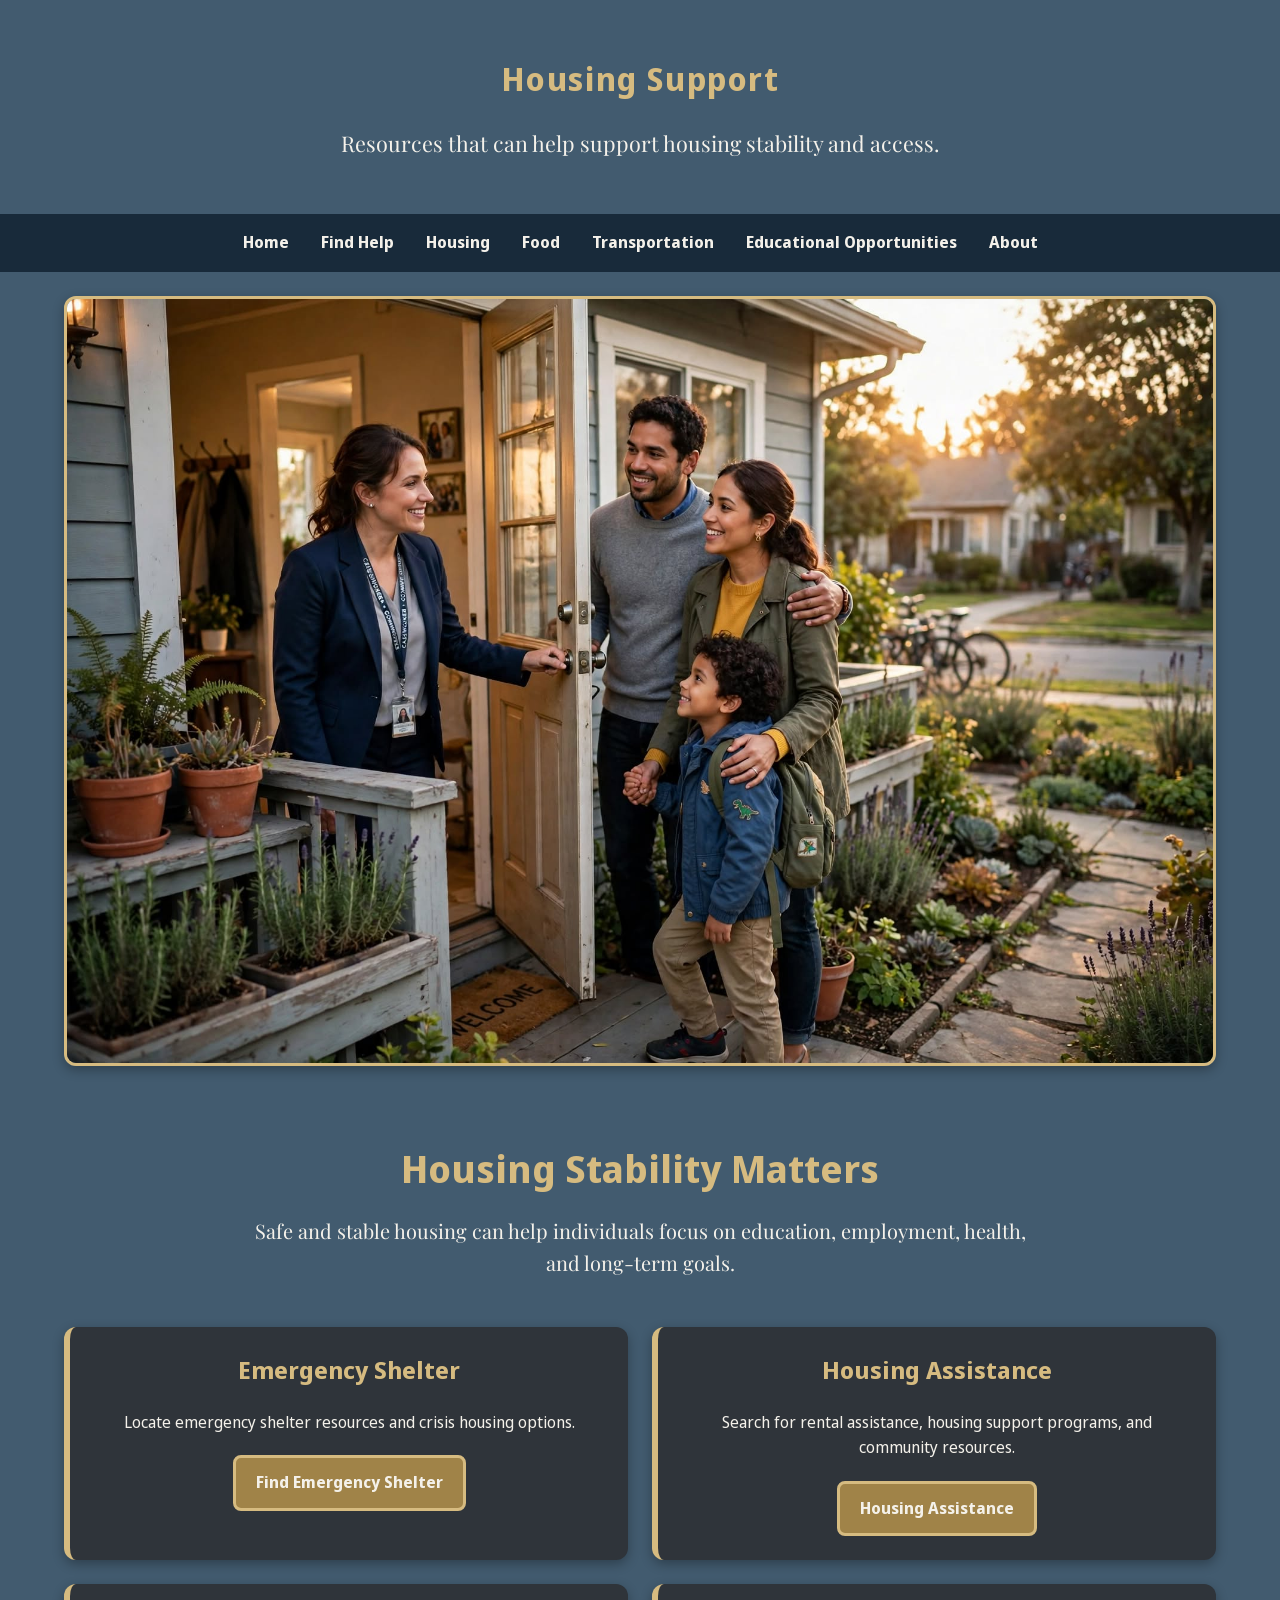
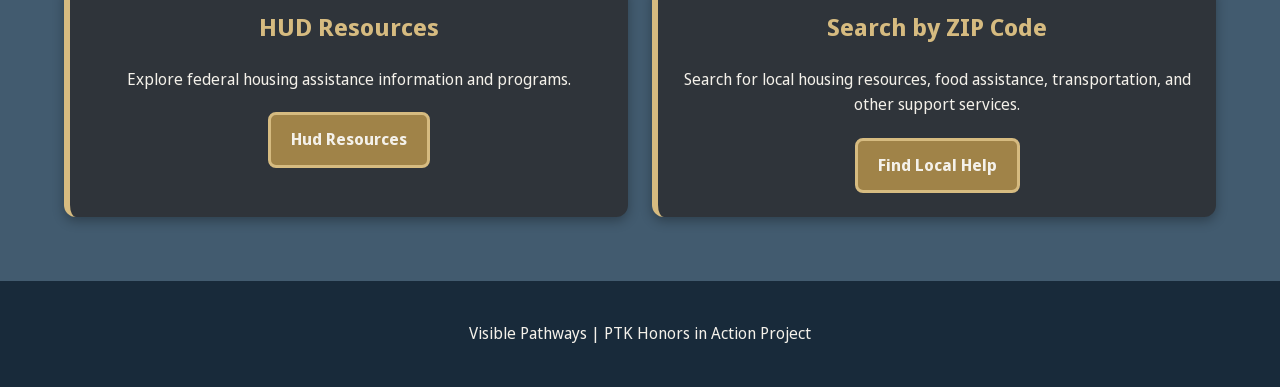
<file: housing.html>
<!DOCTYPE html>

<html lang="en">

<head>

    <meta charset="UTF-8">

    <meta name="viewport"
          content="width=device-width, initial-scale=1.0">

    <title>Housing Support | Visible Pathways</title>

    <!-- Google Font -->

    <link rel="preconnect" href="https://fonts.googleapis.com">

    <link rel="preconnect"
          href="https://fonts.gstatic.com"
          crossorigin>

    <link href="https://fonts.googleapis.com/css2?family=Noto+Sans+Display:ital,wght@0,100..900;1,100..900&display=swap"
          rel="stylesheet">
	<!-- Playfair Display -->

	<link href="https://fonts.googleapis.com/css2?family=Playfair+Display:wght@400;500;600;700&display=swap"
      rel="stylesheet">	  

    <!-- Your CSS -->

    <link rel="stylesheet"
          href="styles2.css">

</head>

<body>

    <!-- ==========================================
         WEBSITE HEADER
    =========================================== -->

    <header>

        <h1>Housing Support</h1>

        <p class="tagline">

            Resources that can help support
            housing stability and access.

        </p>

    </header>

    <!-- ==========================================
         PRIMARY NAVIGATION
    =========================================== -->

   <nav>

    <ul>

        <li>
            <a href="index.html">Home</a>
        </li>

        <li>
            <a href="findhelp.html">Find Help</a>
        </li>

        <li>
            <a href="housing.html">Housing</a>
        </li>

        <li>
            <a href="food.html">Food</a>
        </li>

        <li>
            <a href="transportation.html">Transportation</a>
        </li>

        <li>
            <a href="opportunities.html">
                Educational Opportunities
            </a>
        </li>

		<li>
			<a href="about.html">About</a>
		</li>
    </ul>

</nav>

    <!-- ==========================================
         PAGE IMAGE
    =========================================== -->

   <img src="images/housing.jpg"
     alt="Housing support and community assistance"
     class="hero-photo">

    <!-- ==========================================
         MAIN CONTENT
    =========================================== -->

    <main>

        <!-- PAGE INTRODUCTION -->

        <section class="hero">

            <h2>

                Housing Stability Matters

            </h2>

			<p class="hero-description">

                Safe and stable housing can help
                individuals focus on education,
                employment, health, and long-term goals.

            </p>

        </section>

        <!-- RESOURCE CARDS -->

        <div class="cards-container">

            <!-- Emergency Shelter -->

            <section class="content-card">

                <h2>Emergency Shelter</h2>

                <p>

                    Locate emergency shelter
                    resources and crisis housing options.

                </p>

                <a href="https://housinginfo.org/shelter-faq/nearest-homeless-shelter?utm_source=bing&utm_medium=cpc&utm_campaign=Shelter%20FAQ-Housinginfo.org&utm_content=nearest%20homeless%20shelter&utm_term=homeless%20shelters&msclkid=3df2ddd50d65196e91eeb70d3b8b5827"
						target="_blank"
						class="button">

						Find Emergency Shelter

				</a>

            </section>

            <!-- Housing Assistance -->

            <section class="content-card">

                <h2>Housing Assistance</h2>

                <p>

                    Search for rental assistance,
                    housing support programs,
                    and community resources.

                </p>

                <a href="https://www.usa.gov/rental-housing-programs"
					target="_blank"
					class="button">

					Housing Assistance

			    </a>

            </section>

            <!-- HUD Resources -->

            <section class="content-card">

                <h2>HUD Resources</h2>

                <p>

                    Explore federal housing
                    assistance information and programs.

                </p>

                 <a href="https://www.hud.gov"
					target="_blank"
					class="button">

					Hud Resources

			    </a>

            </section>

            <!-- Local Resource Search -->

            <section class="content-card">

                <h2>Search by ZIP Code</h2>

                <p>

                    Search for local housing resources,
                    food assistance, transportation,
                    and other support services.

                </p>

               <a href="https://www.findhelp.org"
					target="_blank"
					class="button"> 

                    Find Local Help

                </a>

            </section>

        </div>

    </main>

    <!-- ==========================================
         FOOTER
    =========================================== -->

    <footer>

        <p>

            Visible Pathways |
            PTK Honors in Action Project

        </p>

    </footer>
<!-- Cloudflare Web Analytics --><script type='module' src='https://static.cloudflareinsights.com/beacon.min.js' data-cf-beacon='{"token": "50b39e17cb1b42d1b37e96eb6859e3de"}'></script><!-- End Cloudflare Web Analytics -->
</body>

</html>
</file>
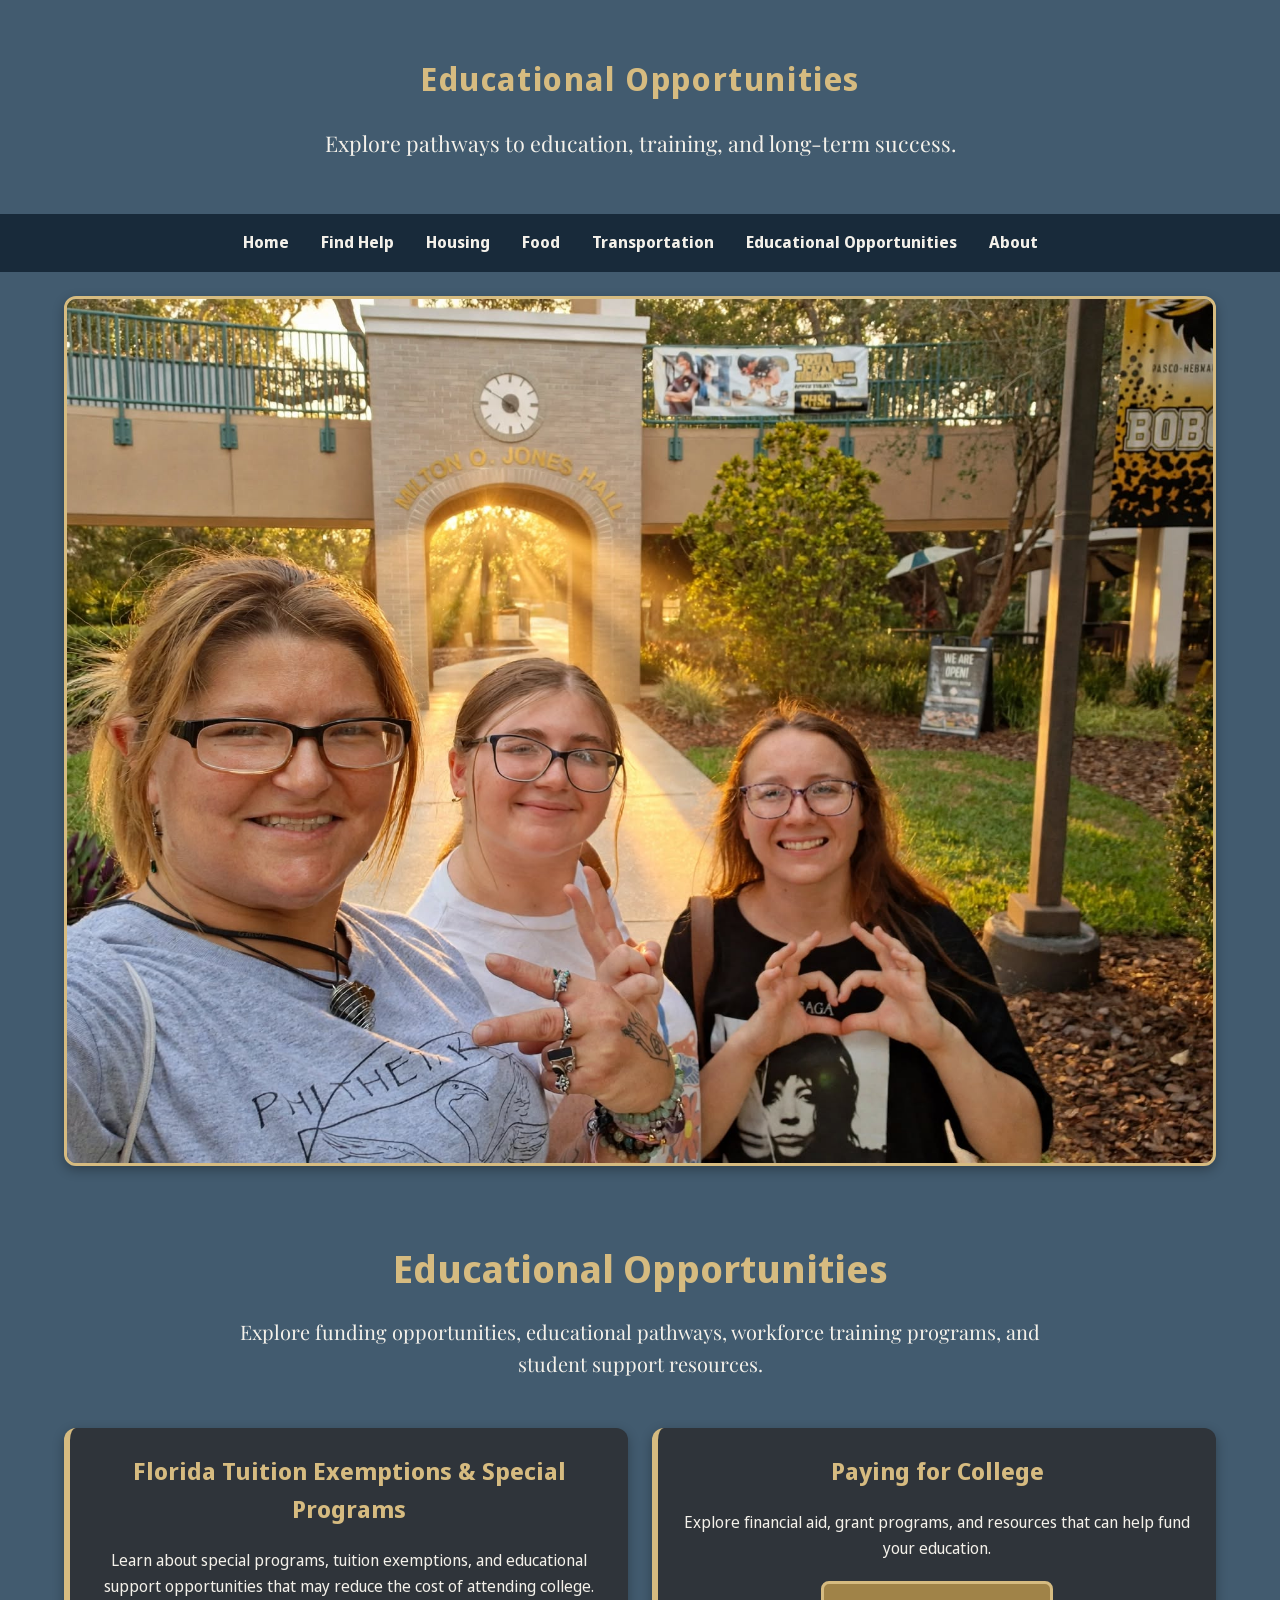
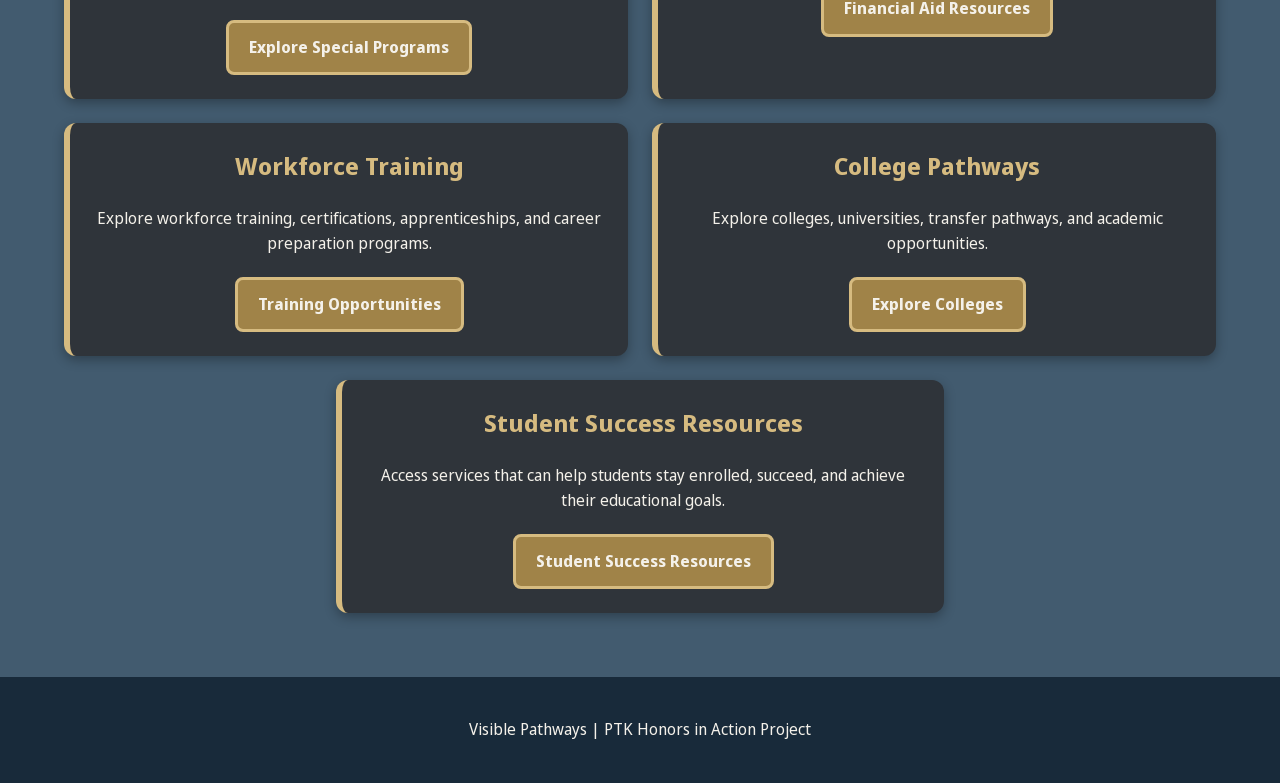
<file: opportunities.html>
<!DOCTYPE html>

<html lang="en">

<head>

    <meta charset="UTF-8">

    <meta name="viewport"
          content="width=device-width, initial-scale=1.0">

    <title>Educational Opportunities | Visible Pathways</title>

    <!-- Google Font -->

    <link rel="preconnect" href="https://fonts.googleapis.com">

    <link rel="preconnect"
          href="https://fonts.gstatic.com"
          crossorigin>

    <link href="https://fonts.googleapis.com/css2?family=Noto+Sans+Display:ital,wght@0,100..900;1,100..900&display=swap"
          rel="stylesheet">
	<!-- Playfair Display -->

	<link href="https://fonts.googleapis.com/css2?family=Playfair+Display:wght@400;500;600;700&display=swap"
      rel="stylesheet">	  

    <!-- Your CSS -->

    <link rel="stylesheet"
          href="styles2.css">

</head>

<body>

    <!-- ==========================================
         WEBSITE HEADER
    =========================================== -->

    <header>

        <h1>Educational Opportunities</h1>

        <p class="tagline">

            Explore pathways to education,
            training, and long-term success.

        </p>

    </header>

    <!-- ==========================================
         PRIMARY NAVIGATION
    =========================================== -->

<nav>

    <ul>

        <li>
            <a href="index.html">Home</a>
        </li>

        <li>
            <a href="findhelp.html">Find Help</a>
        </li>

        <li>
            <a href="housing.html">Housing</a>
        </li>

        <li>
            <a href="food.html">Food</a>
        </li>

        <li>
            <a href="transportation.html">Transportation</a>
        </li>

        <li>
            <a href="opportunities.html">
                Educational Opportunities
            </a>
        </li>
		
		<li>
			<a href="about.html">About</a>
		</li>

    </ul>

</nav>
	<!-- ==========================================
     EDUCATIONAL OPPORTUNITIES IMAGE
========================================== -->

	<img src="images/opportunities.jpg"
		alt="Students on campus exploring educational opportunities"
		class="hero-photo">
    <!-- ==========================================
         MAIN CONTENT
    =========================================== -->

    <main>

        <!-- PAGE INTRODUCTION -->

        <section class="hero">

            <h2>

                Educational Opportunities

            </h2>

            <p class="hero-description">

                Explore funding opportunities,
                educational pathways, workforce
                training programs, and student
                support resources.

            </p>

        </section>

        <!-- RESOURCE CARDS -->

        <div class="cards-container">

            <!-- Tuition Exemptions -->

            <section class="content-card">

                <h2>Florida Tuition Exemptions & Special Programs</h2>

                <p>

                    Learn about special programs,
                    tuition exemptions, and educational
                    support opportunities that may reduce
                    the cost of attending college.

                </p>

               <a href="specialprograms.html"
				   class="button">

					Explore Special Programs

				</a>

            </section>

            <!-- Paying For College -->

            <section class="content-card">

                <h2>Paying for College</h2>

                <p>

                    Explore financial aid,
                    grant programs, and resources
                    that can help fund your education.

                </p>

               <a href="financialaid.html"
				   class="button">

					Financial Aid Resources

			   </a>

            </section>

            <!-- Workforce Training -->

			<section class="content-card">

				<h2>Workforce Training</h2>

				<p>

					Explore workforce training,
					certifications, apprenticeships,
					and career preparation programs.

				</p>

				<a href="workforce.html"
				   class="button">

					Training Opportunities

				</a>

			</section>

            <!-- College Pathways -->

            <section class="content-card">

                <h2>College Pathways</h2>

                <p>

                    Explore colleges, universities,
                    transfer pathways, and academic
                    opportunities.

                </p>

                <a href="collegepathways.html"
                   class="button">

                    Explore Colleges

                </a>

            </section>

            <!-- Student Success -->

            <section class="content-card">

                <h2>Student Success Resources</h2>

                <p>

                    Access services that can help
                    students stay enrolled, succeed,
                    and achieve their educational goals.

                </p>

               <a href="studentsuccess.html"
				   class="button">

					Student Success Resources

				</a>

            </section>

        </div>

    </main>

    <!-- ==========================================
         FOOTER
    =========================================== -->

    <footer>

        <p>

            Visible Pathways |
            PTK Honors in Action Project

        </p>

    </footer>
<!-- Cloudflare Web Analytics --><script type='module' src='https://static.cloudflareinsights.com/beacon.min.js' data-cf-beacon='{"token": "50b39e17cb1b42d1b37e96eb6859e3de"}'></script><!-- End Cloudflare Web Analytics -->
</body>

</html>
</file>
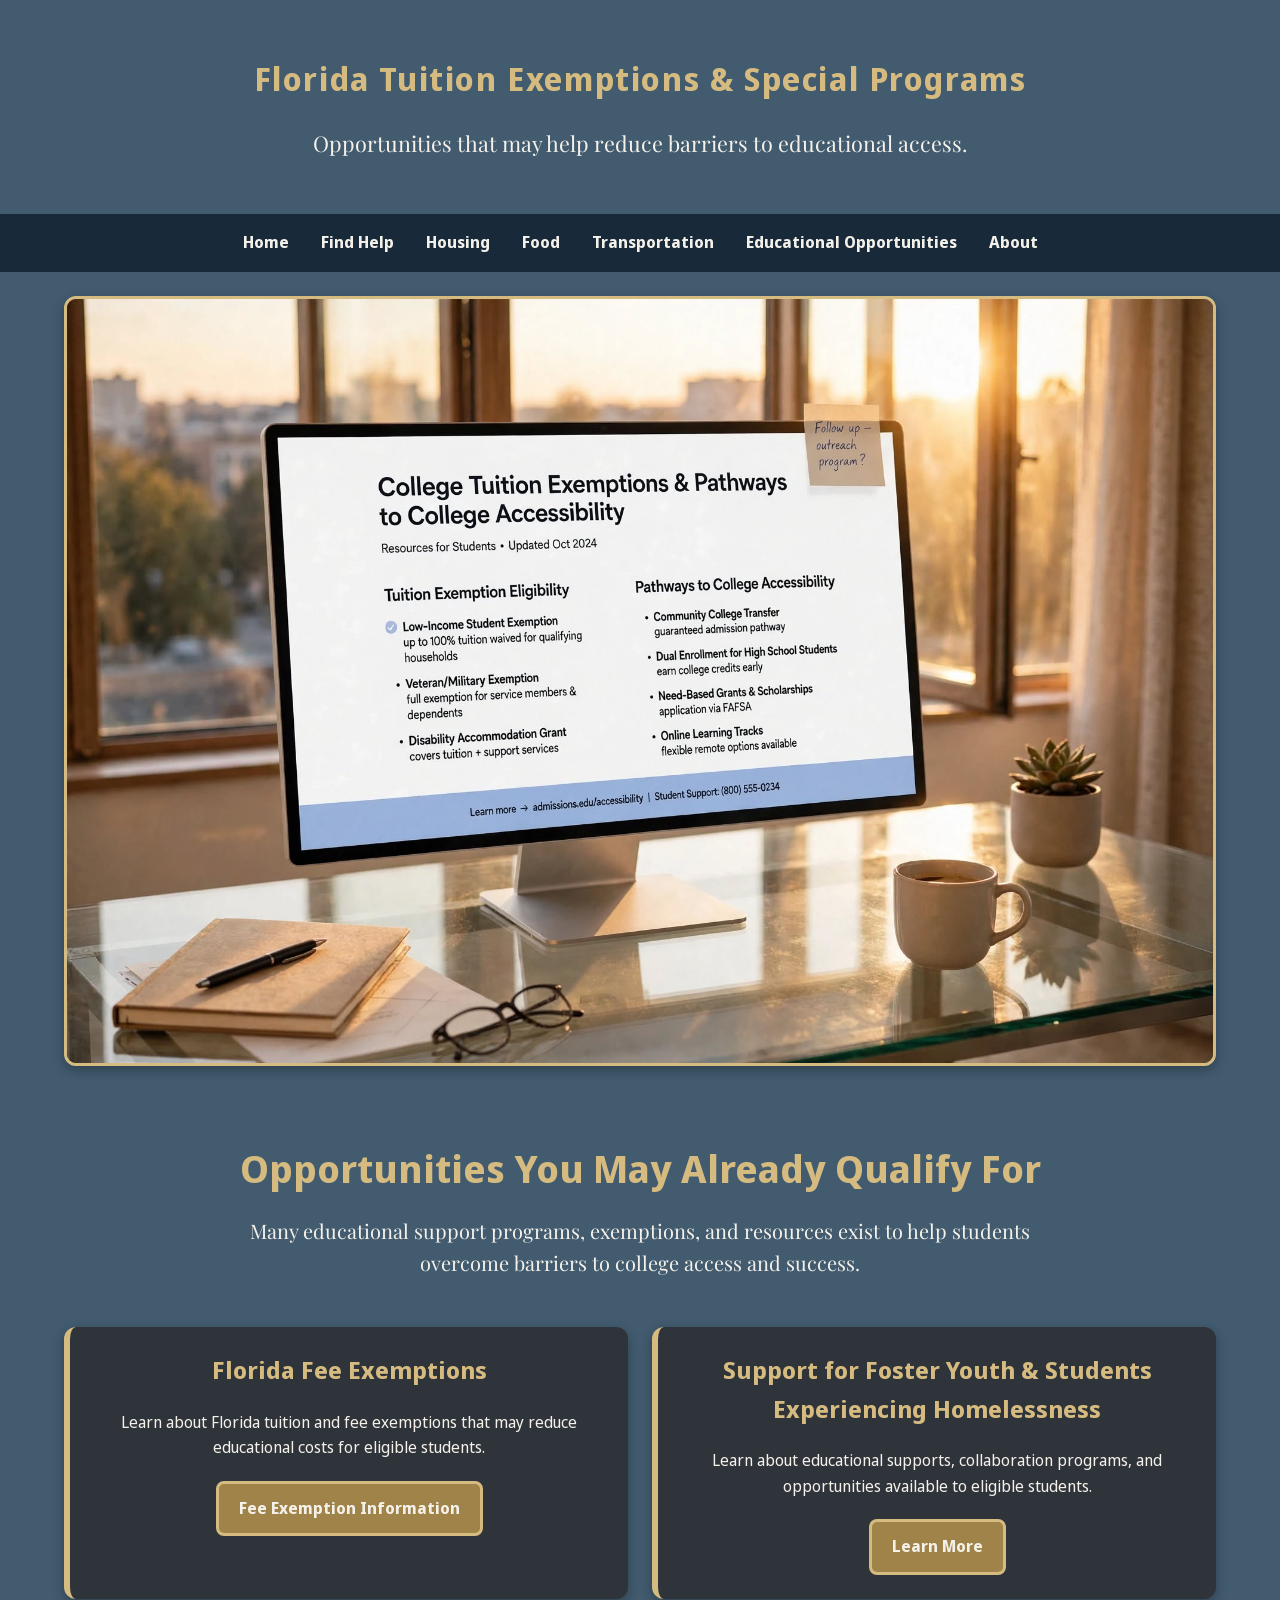
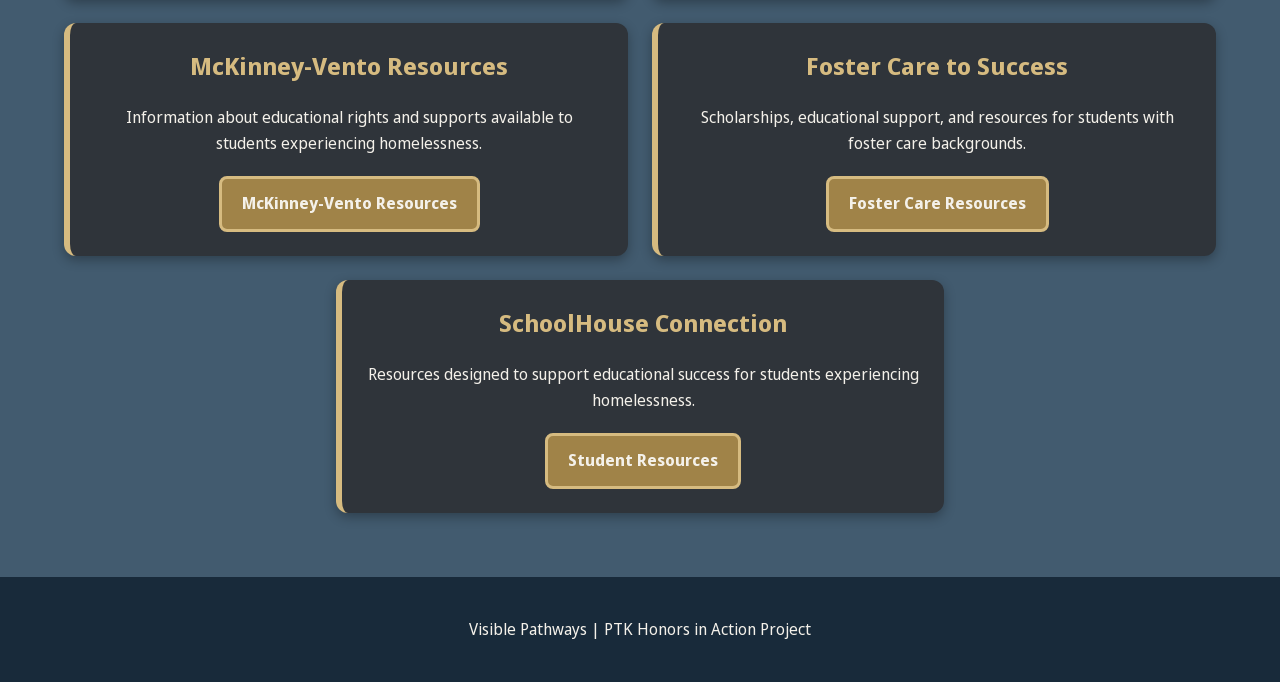
<file: specialprograms.html>
<!DOCTYPE html>

<html lang="en">

<head>

    <meta charset="UTF-8">

    <meta name="viewport"
          content="width=device-width, initial-scale=1.0">

    <title>Special Programs | Visible Pathways</title>

    <!-- Google Font -->

    <link rel="preconnect" href="https://fonts.googleapis.com">

    <link rel="preconnect"
          href="https://fonts.gstatic.com"
          crossorigin>

    <link href="https://fonts.googleapis.com/css2?family=Noto+Sans+Display:ital,wght@0,100..900;1,100..900&display=swap"
          rel="stylesheet">
	<!-- Playfair Display -->

	<link href="https://fonts.googleapis.com/css2?family=Playfair+Display:wght@400;500;600;700&display=swap"
      rel="stylesheet">	  

    <!-- Your CSS -->

    <link rel="stylesheet"
          href="styles2.css">

</head>

<body>

    <!-- ==========================================
         WEBSITE HEADER
    =========================================== -->

    <header>

        <h1>Florida Tuition Exemptions & Special Programs</h1>

        <p class="tagline">

            Opportunities that may help reduce
            barriers to educational access.

        </p>

    </header>

    <!-- ==========================================
         PRIMARY NAVIGATION
    =========================================== -->

    <nav>

        <ul>

            <li>
                <a href="index.html">Home</a>
            </li>

            <li>
                <a href="findhelp.html">Find Help</a>
            </li>

            <li>
                <a href="housing.html">Housing</a>
            </li>

            <li>
                <a href="food.html">Food</a>
            </li>

            <li>
                <a href="transportation.html">Transportation</a>
            </li>

            <li>
                <a href="opportunities.html">
                    Educational Opportunities
                </a>
            </li>
			
			<li>
				<a href="about.html">About</a>
			</li>

        </ul>

    </nav>

    <!-- ==========================================
         PAGE IMAGE
    =========================================== -->

    <img src="images/specialprograms.jpg"
         alt="A computer screen displaying resources for tuiton exemptions and college pathways."
         class="hero-photo">

    <!-- ==========================================
         MAIN CONTENT
    =========================================== -->

    <main>

        <!-- INTRODUCTION -->

        <section class="hero">

            <h2>

                Opportunities You May Already
                Qualify For

            </h2>

            <p class="hero-description">

                Many educational support programs,
                exemptions, and resources exist to
                help students overcome barriers to
                college access and success.

            </p>

        </section>

        <!-- RESOURCE CARDS -->

        <div class="cards-container">

            <!-- Florida Statute 1009.25 -->

            <section class="content-card">

                <h2>Florida Fee Exemptions</h2>

                <p>

                    Learn about Florida tuition and
                    fee exemptions that may reduce
                    educational costs for eligible
                    students.

                </p>

                <a href="https://www.flsenate.gov/Laws/Statutes/2026/1009.25"
                   target="_blank"
                   class="button">

                    Fee Exemption Information

                </a>

            </section>

            <!-- Florida Statute 409.1452 -->

            <section class="content-card">

                <h2>Support for Foster Youth &
                    Students Experiencing Homelessness</h2>

                <p>

                    Learn about educational supports,
                    collaboration programs, and opportunities
                    available to eligible students.

                </p>

                <a href="https://www.flsenate.gov/Laws/Statutes/2026/409.1452"
                   target="_blank"
                   class="button">

                    Learn More

                </a>

            </section>

            <!-- McKinney-Vento -->

            <section class="content-card">

                <h2>McKinney-Vento Resources</h2>

                <p>

                    Information about educational rights
                    and supports available to students
                    experiencing homelessness.

                </p>

                <a href="https://schoolhouseconnection.org/mckinney-vento/"
                   target="_blank"
                   class="button">

                    McKinney-Vento Resources

                </a>

            </section>

	<!-- Foster Care to Success -->

	<section class="content-card">

		<h2>Foster Care to Success</h2>

		<p>

			Scholarships, educational support,
			and resources for students with
			foster care backgrounds.

		</p>

		<a href="https://www.fc2success.org/"
		   target="_blank"
		   class="button">

			Foster Care Resources

		</a>

	</section>

	<!-- SchoolHouse Connection -->

	<section class="content-card">

		<h2>SchoolHouse Connection</h2>

		<p>

			Resources designed to support
			educational success for students
			experiencing homelessness.

		</p>

		<a href="https://schoolhouseconnection.org/"
		   target="_blank"
		   class="button">

			Student Resources

		</a>

	</section>
         

     </div>

    </main>

    <!-- ==========================================
         FOOTER
    =========================================== -->

    <footer>

        <p>

            Visible Pathways |
            PTK Honors in Action Project

        </p>

    </footer>
<!-- Cloudflare Web Analytics --><script type='module' src='https://static.cloudflareinsights.com/beacon.min.js' data-cf-beacon='{"token": "50b39e17cb1b42d1b37e96eb6859e3de"}'></script><!-- End Cloudflare Web Analytics -->
</body>

</html>
</file>
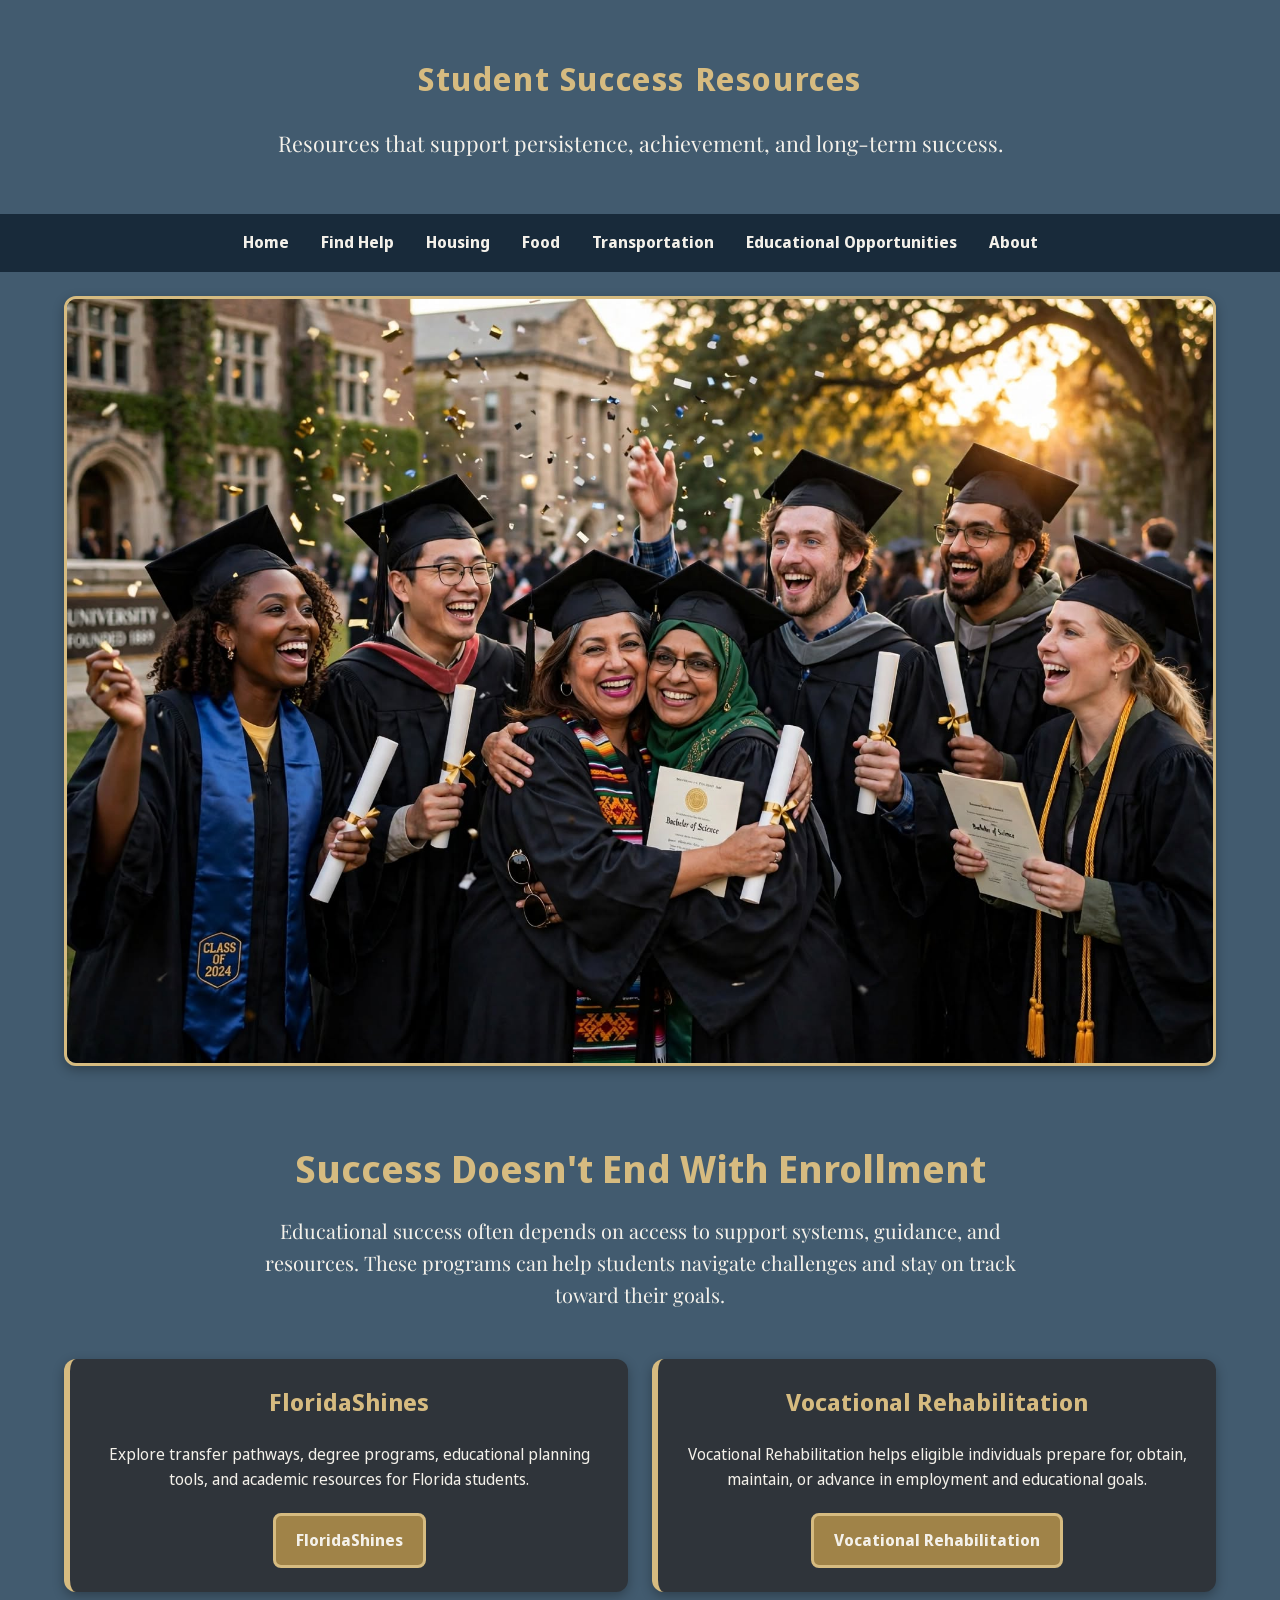
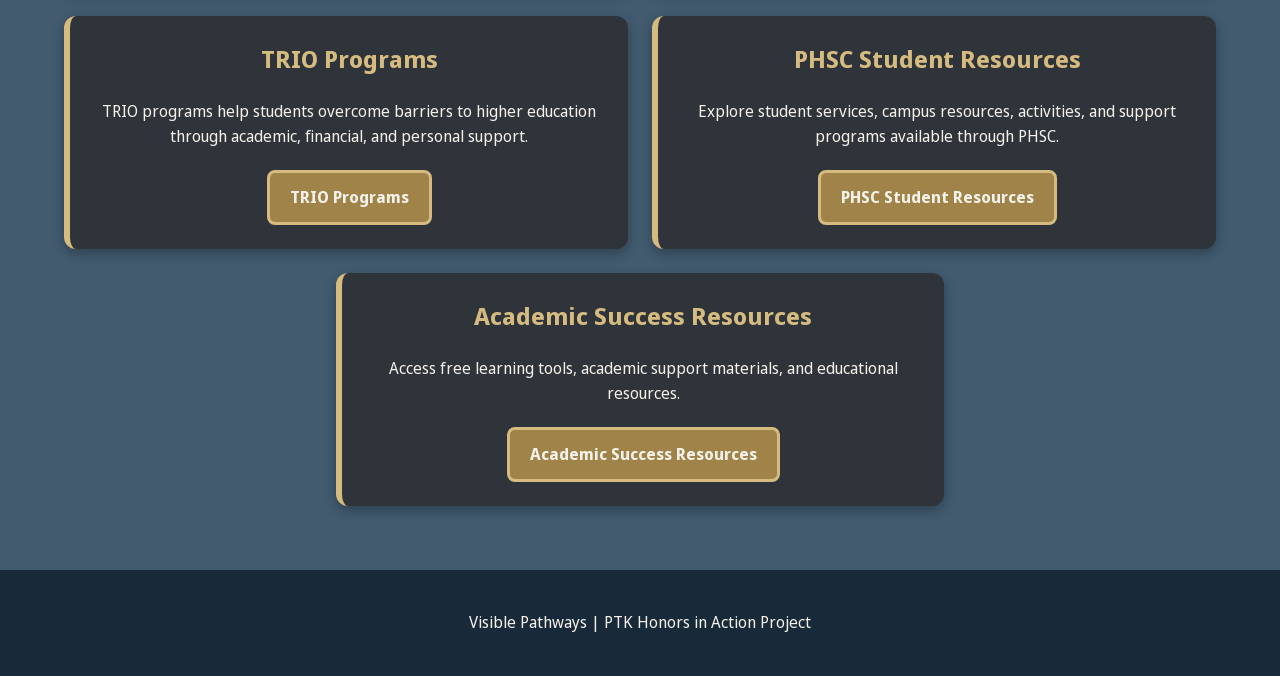
<file: studentsuccess.html>
<!DOCTYPE html>

<html lang="en">

<head>

    <meta charset="UTF-8">

    <meta name="viewport"
          content="width=device-width, initial-scale=1.0">

    <title>Student Success Resources | Visible Pathways</title>

    <!-- Google Font -->

		<link rel="preconnect" href="https://fonts.googleapis.com">

		<link rel="preconnect"
			  href="https://fonts.gstatic.com"
			  crossorigin>

		<link href="https://fonts.googleapis.com/css2?family=Noto+Sans+Display:ital,wght@0,100..900;1,100..900&display=swap"
			  rel="stylesheet">
		<!-- Playfair Display -->

		<link href="https://fonts.googleapis.com/css2?family=Playfair+Display:wght@400;500;600;700&display=swap"
		  rel="stylesheet">	  

    <!-- Your CSS -->

    <link rel="stylesheet"
          href="styles2.css">

</head>

<body>

    <!-- ==========================================
         WEBSITE HEADER
    =========================================== -->

    <header>

        <h1>Student Success Resources</h1>

        <p class="tagline">

            Resources that support persistence,
            achievement, and long-term success.

        </p>

    </header>

    <!-- ==========================================
         PRIMARY NAVIGATION
    =========================================== -->

    <nav>

        <ul>

            <li>
                <a href="index.html">Home</a>
            </li>

            <li>
                <a href="findhelp.html">Find Help</a>
            </li>

            <li>
                <a href="housing.html">Housing</a>
            </li>

            <li>
                <a href="food.html">Food</a>
            </li>

            <li>
                <a href="transportation.html">Transportation</a>
            </li>

            <li>
                <a href="opportunities.html">
                    Educational Opportunities
                </a>
            </li>
			
			<li>
				<a href="about.html">About</a>
			</li>

        </ul>

    </nav>

    <!-- ==========================================
         PAGE IMAGE
    =========================================== -->

    <img src="images/studentsuccess.jpg"
         alt="Students working toward educational success"
         class="hero-photo">

    <!-- ==========================================
         MAIN CONTENT
    =========================================== -->

    <main>

        <!-- INTRODUCTION -->

        <section class="hero">

            <h2>

                Success Doesn't End With Enrollment

            </h2>

           <p class="hero-description">

                Educational success often depends on
                access to support systems, guidance,
                and resources. These programs can help
                students navigate challenges and stay
                on track toward their goals.

            </p>

        </section>

        <!-- RESOURCE CARDS -->

        <div class="cards-container">

            <!-- FloridaShines -->

            <section class="content-card">

                <h2>FloridaShines</h2>

                <p>

                    Explore transfer pathways,
                    degree programs, educational
                    planning tools, and academic
                    resources for Florida students.

                </p>

                <a href="https://www.floridashines.org/"
                   target="_blank"
                   class="button">

                    FloridaShines

                </a>

            </section>

            <!-- Vocational Rehabilitation -->

            <section class="content-card">

                <h2>Vocational Rehabilitation</h2>

                <p>

                    Vocational Rehabilitation helps
                    eligible individuals prepare for,
                    obtain, maintain, or advance in
                    employment and educational goals.

                </p>

                <a href="https://www.rehabworks.org/"
                   target="_blank"
                   class="button">

                    Vocational Rehabilitation

                </a>

            </section>

            <!-- TRIO Programs -->

            <section class="content-card">

                <h2>TRIO Programs</h2>

                <p>

                    TRIO programs help students
                    overcome barriers to higher
                    education through academic,
                    financial, and personal support.

                </p>

                <a href="https://www2.ed.gov/about/offices/list/ope/trio/index.html"
                   target="_blank"
                   class="button">

                    TRIO Programs

                </a>

            </section>

            <!-- PHSC Student Resources -->

            <section class="content-card">

                <h2>PHSC Student Resources</h2>

                <p>

                    Explore student services,
                    campus resources, activities,
                    and support programs available
                    through PHSC.

                </p>

                <a href="https://www.phsc.edu/student-life"
                   target="_blank"
                   class="button">

                    PHSC Student Resources

                </a>

            </section>

            <!-- Academic Success Resources -->

            <section class="content-card">

                <h2>Academic Success Resources</h2>

                <p>

                    Access free learning tools,
                    academic support materials,
                    and educational resources.

                </p>

                <a href="https://www.khanacademy.org/"
                   target="_blank"
                   class="button">

                    Academic Success Resources

                </a>

            </section>

        </div>

    </main>

    <!-- ==========================================
         FOOTER
    =========================================== -->

    <footer>

        <p>

            Visible Pathways |
            PTK Honors in Action Project

        </p>

    </footer>
<!-- Cloudflare Web Analytics --><script type='module' src='https://static.cloudflareinsights.com/beacon.min.js' data-cf-beacon='{"token": "50b39e17cb1b42d1b37e96eb6859e3de"}'></script><!-- End Cloudflare Web Analytics -->
</body>

</html>
</file>
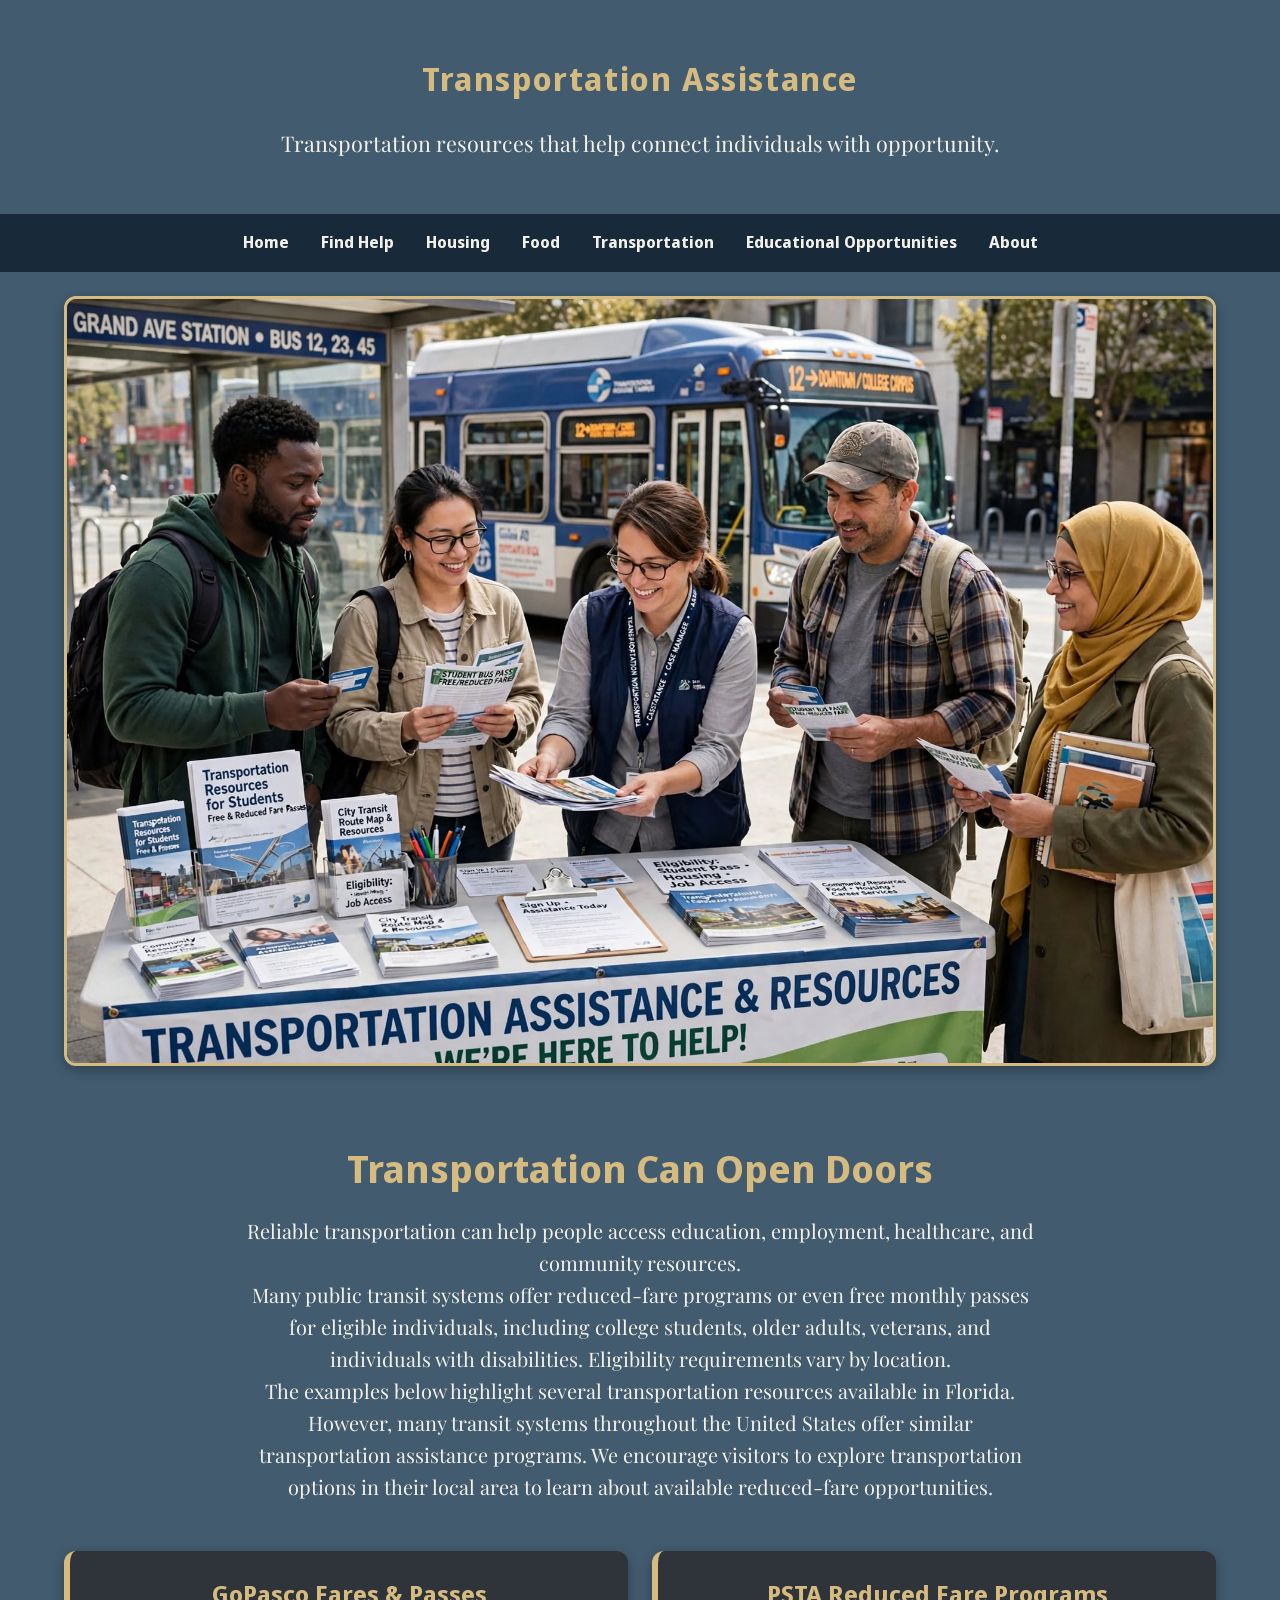
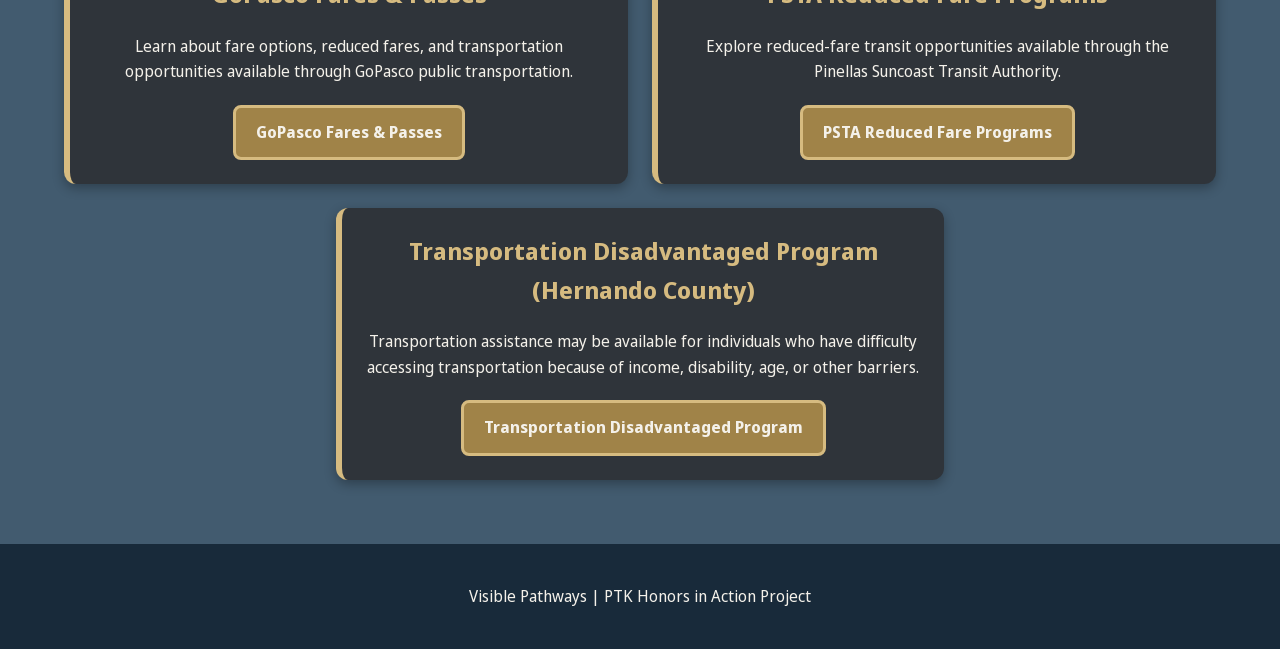
<file: transportation.html>
<!DOCTYPE html>

<html lang="en">

	<head>

		<meta charset="UTF-8">

		<meta name="viewport"
			  content="width=device-width, initial-scale=1.0">

		<title>Transportation Assistance | Visible Pathways</title>

		<!-- Google Font -->

			<link rel="preconnect" href="https://fonts.googleapis.com">

			<link rel="preconnect"
				  href="https://fonts.gstatic.com"
				  crossorigin>

			<link href="https://fonts.googleapis.com/css2?family=Noto+Sans+Display:ital,wght@0,100..900;1,100..900&display=swap"
				  rel="stylesheet">
			<!-- Playfair Display -->

			<link href="https://fonts.googleapis.com/css2?family=Playfair+Display:wght@400;500;600;700&display=swap"
				  rel="stylesheet">	  

		<!-- Your CSS -->

			<link rel="stylesheet"
				  href="styles2.css">

	</head>

<body>

    <!-- ==========================================
         WEBSITE HEADER
    =========================================== -->

    <header>

        <h1>Transportation Assistance</h1>

        <p class="tagline">

            Transportation resources that help
            connect individuals with opportunity.

        </p>

    </header>

    <!-- ==========================================
         PRIMARY NAVIGATION
    =========================================== -->

    <nav>

        <ul>

            <li>
                <a href="index.html">Home</a>
            </li>

            <li>
                <a href="findhelp.html">Find Help</a>
            </li>

            <li>
                <a href="housing.html">Housing</a>
            </li>

            <li>
                <a href="food.html">Food</a>
            </li>

            <li>
                <a href="transportation.html">Transportation</a>
            </li>

            <li>
                <a href="opportunities.html">
                    Educational Opportunities
                </a>
            </li>
			
			<li>
				<a href="about.html">About</a>
			</li>

        </ul>

    </nav>

    <!-- ==========================================
         PAGE IMAGE
    =========================================== -->

    <img src="images/transportation.jpg"
         alt="Transportation resources and assistance"
         class="hero-photo">

    <!-- ==========================================
         MAIN CONTENT
    =========================================== -->

    <main>

        <!-- PAGE INTRODUCTION -->

        <section class="hero">

            <h2>

                Transportation Can Open Doors

            </h2>

           <p class="hero-description">

                Reliable transportation can help people
                access education, employment, healthcare,
                and community resources.

            </p>

            <p class="hero-description">

                Many public transit systems offer reduced-fare
                programs or even free monthly passes for
                eligible individuals, including college students,
                older adults, veterans, and individuals with
                disabilities. Eligibility requirements vary by
                location.

            </p>

            <p class="hero-description">

                The examples below highlight several
                transportation resources available in Florida.
                However, many transit systems throughout the
                United States offer similar transportation
                assistance programs. We encourage visitors to
                explore transportation options in their local
                area to learn about available reduced-fare
                opportunities.

            </p>

        </section>

        <!-- RESOURCE CARDS -->

        <div class="cards-container">

            <!-- GoPasco -->

            <section class="content-card">

                <h2>GoPasco Fares & Passes</h2>

                <p>

                    Learn about fare options,
                    reduced fares, and transportation
                    opportunities available through
                    GoPasco public transportation.

                </p>

                <a href="https://www.pascocountyfl.gov/services/gopasco/fares_and_passes/index.php"
                   target="_blank"
                   class="button">

                    GoPasco Fares & Passes

                </a>

            </section>

            <!-- PSTA -->

            <section class="content-card">

                <h2>PSTA Reduced Fare Programs</h2>

                <p>

                    Explore reduced-fare transit
                    opportunities available through
                    the Pinellas Suncoast Transit Authority.

                </p>

                <a href="https://psta.net/rider-info/fares/"
                   target="_blank"
                   class="button">

                    PSTA Reduced Fare Programs

                </a>

            </section>

            <!-- Transportation Disadvantaged -->

            <section class="content-card">

                <h2>Transportation Disadvantaged Program (Hernando County)</h2>

                <p>

                    Transportation assistance may be
                    available for individuals who have
                    difficulty accessing transportation
                    because of income, disability,
                    age, or other barriers.

                </p>

                <a href="https://www.hernandocounty.us/building-development/metropolitan-planning-organization/mpo-planning-documents/transportation-disadvantaged-program/"
                   target="_blank"
                   class="button">

                    Transportation Disadvantaged Program

                </a>

            </section>

        </div>

    </main>

    <!-- ==========================================
         FOOTER
    =========================================== -->

    <footer>

        <p>

            Visible Pathways |
            PTK Honors in Action Project

        </p>

    </footer>
<!-- Cloudflare Web Analytics --><script type='module' src='https://static.cloudflareinsights.com/beacon.min.js' data-cf-beacon='{"token": "50b39e17cb1b42d1b37e96eb6859e3de"}'></script><!-- End Cloudflare Web Analytics -->
</body>

</html>
</file>
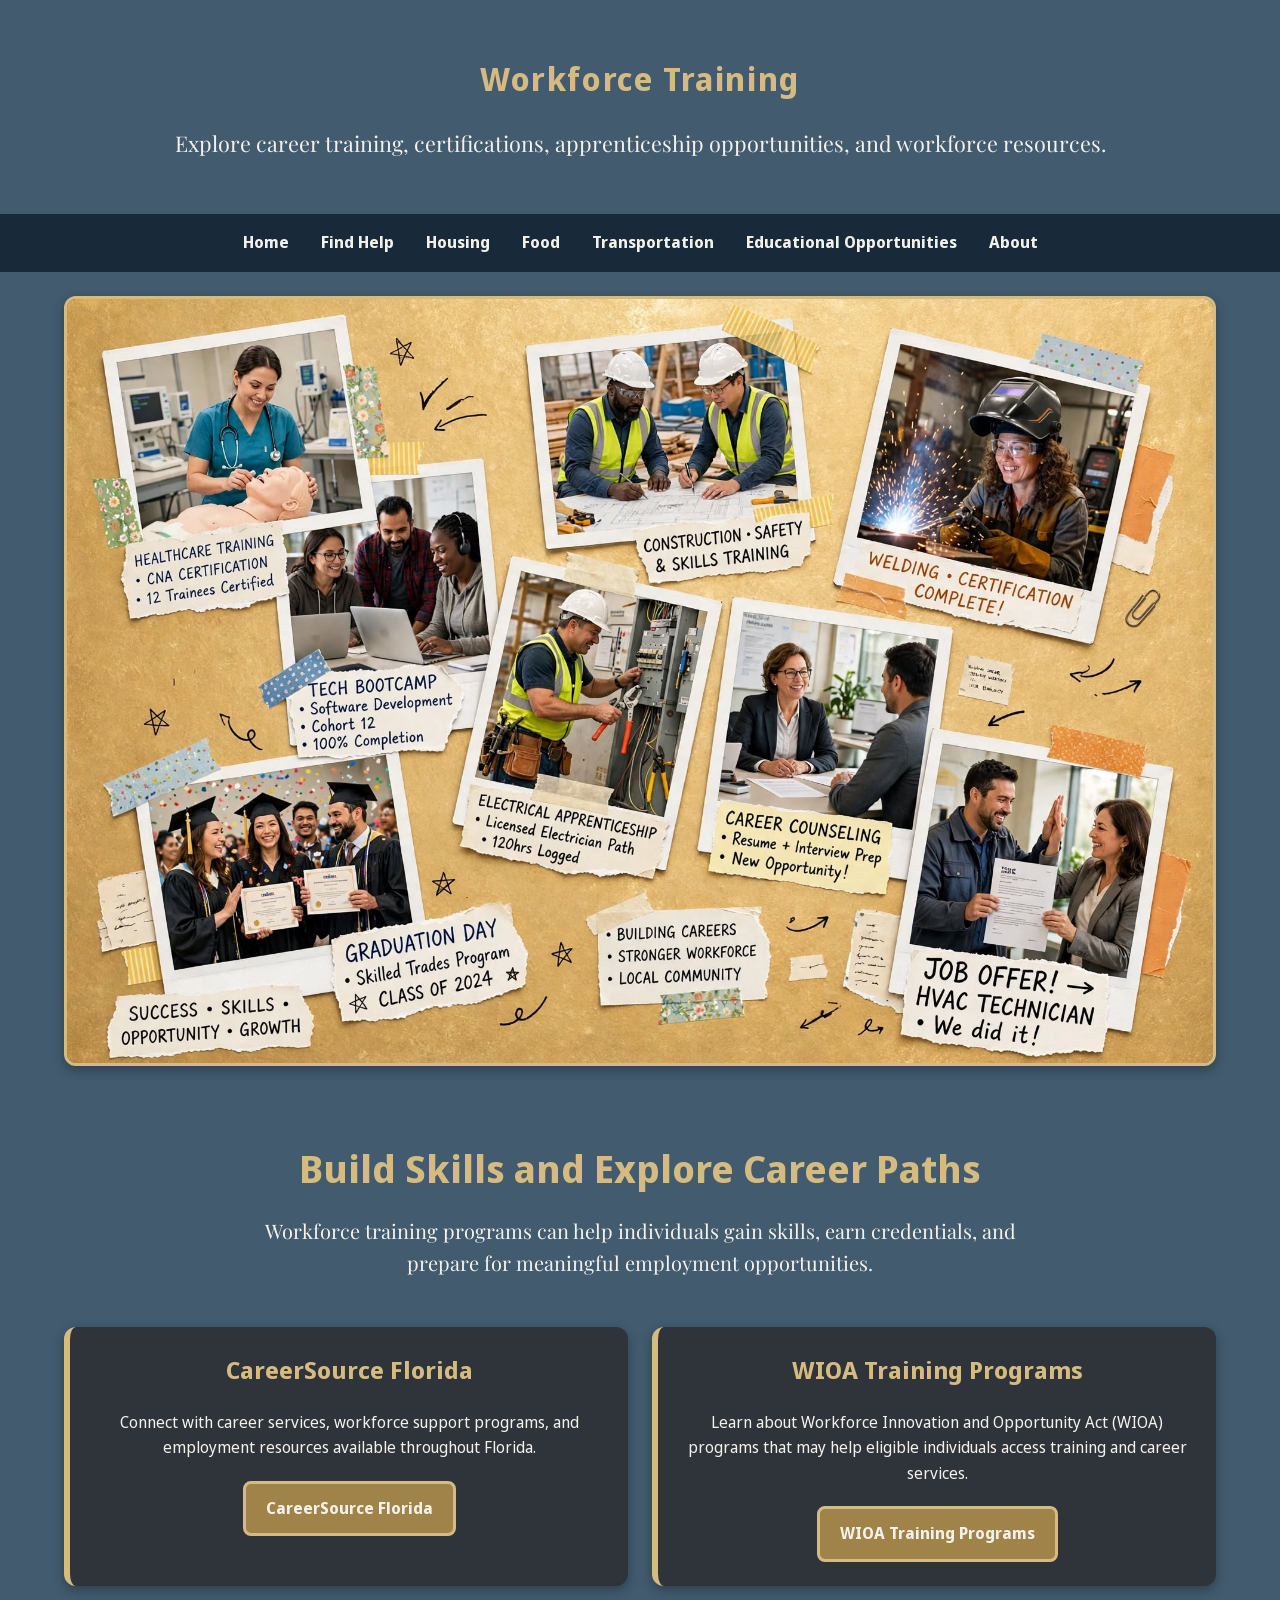
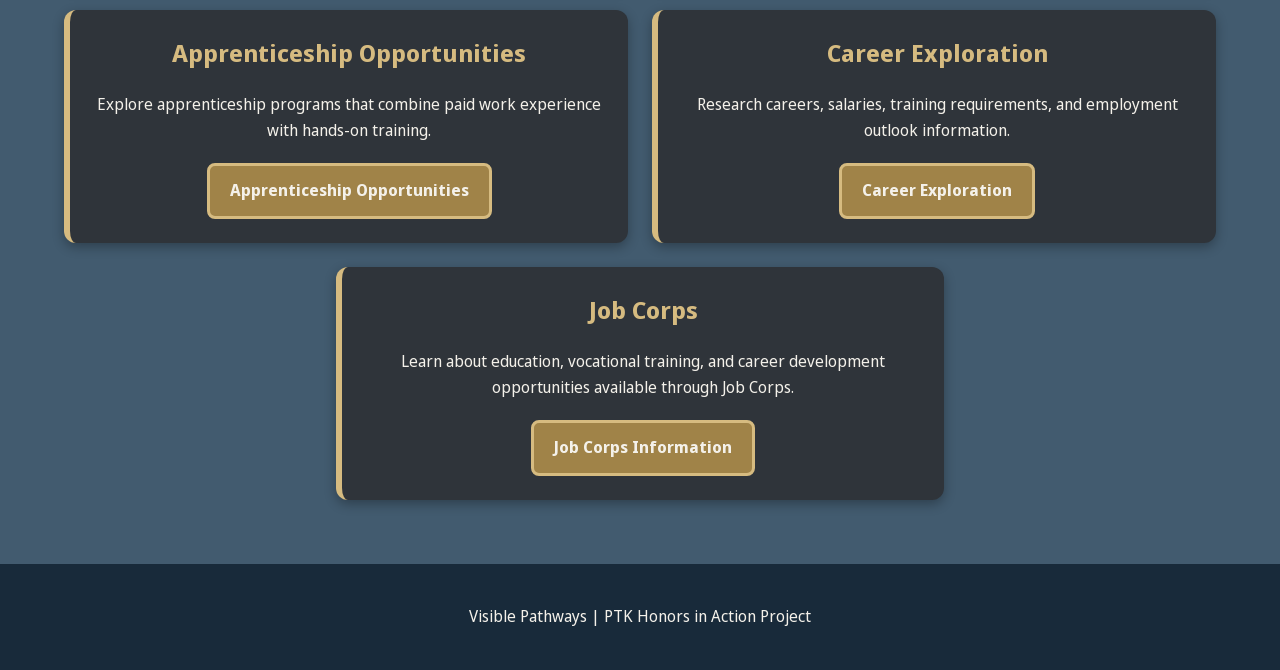
<file: workforce.html>
<!DOCTYPE html>

<html lang="en">

	<head>

		<meta charset="UTF-8">

		<meta name="viewport"
			  content="width=device-width, initial-scale=1.0">

		<title>Workforce Training | Visible Pathways</title>

		<!-- Google Font -->

			<link rel="preconnect" href="https://fonts.googleapis.com">

			<link rel="preconnect"
				  href="https://fonts.gstatic.com"
				  crossorigin>

			<link href="https://fonts.googleapis.com/css2?family=Noto+Sans+Display:ital,wght@0,100..900;1,100..900&display=swap"
				  rel="stylesheet">
			<!-- Playfair Display -->

			<link href="https://fonts.googleapis.com/css2?family=Playfair+Display:wght@400;500;600;700&display=swap"
			  rel="stylesheet">	  

		<!-- Your CSS -->

		<link rel="stylesheet"
			  href="styles2.css">

	</head>

<body>

    <!-- ==========================================
         WEBSITE HEADER
    =========================================== -->

    <header>

        <h1>Workforce Training</h1>

        <p class="tagline">

            Explore career training, certifications,
            apprenticeship opportunities, and workforce resources.

        </p>

    </header>

    <!-- ==========================================
         PRIMARY NAVIGATION
    =========================================== -->

    <nav>

        <ul>

            <li>
                <a href="index.html">Home</a>
            </li>

            <li>
                <a href="findhelp.html">Find Help</a>
            </li>

            <li>
                <a href="housing.html">Housing</a>
            </li>

            <li>
                <a href="food.html">Food</a>
            </li>

            <li>
                <a href="transportation.html">Transportation</a>
            </li>

            <li>
                <a href="opportunities.html">
                    Educational Opportunities
                </a>
            </li>
			
			<li>
				<a href="about.html">About</a>
			</li>

        </ul>

    </nav>

    <!-- ==========================================
         PAGE IMAGE
    =========================================== -->

    <img src="images/workforce.jpg"
         alt="Workforce training and career opportunities"
         class="hero-photo">

    <!-- ==========================================
         MAIN CONTENT
    =========================================== -->

    <main>

        <!-- INTRODUCTION -->

        <section class="hero">

            <h2>

                Build Skills and Explore Career Paths

            </h2>

           <p class="hero-description">

                Workforce training programs can help
                individuals gain skills, earn credentials,
                and prepare for meaningful employment
                opportunities.

            </p>

        </section>

        <!-- RESOURCE CARDS -->

        <div class="cards-container">

            <!-- CareerSource Florida -->

            <section class="content-card">

                <h2>CareerSource Florida</h2>

                <p>

                    Connect with career services,
                    workforce support programs,
                    and employment resources available
                    throughout Florida.

                </p>

                <a href="https://careersourceflorida.com/"
                   target="_blank"
                   class="button">

                    CareerSource Florida

                </a>

            </section>

            <!-- WIOA Training -->

            <section class="content-card">

                <h2>WIOA Training Programs</h2>

                <p>

                    Learn about Workforce Innovation
                    and Opportunity Act (WIOA) programs
                    that may help eligible individuals
                    access training and career services.

                </p>

                <a href="https://careersourcecapitalregion.com/job-seekers/programs/wia"
                   target="_blank"
                   class="button">

                    WIOA Training Programs

                </a>

            </section>

            <!-- Apprenticeships -->

            <section class="content-card">

                <h2>Apprenticeship Opportunities</h2>

                <p>

                    Explore apprenticeship programs that
                    combine paid work experience with
                    hands-on training.

                </p>

                <a href="https://www.apprenticeship.gov/"
                   target="_blank"
                   class="button">

                    Apprenticeship Opportunities

                </a>

            </section>

            <!-- Career Exploration -->

            <section class="content-card">

                <h2>Career Exploration</h2>

                <p>

                    Research careers, salaries,
                    training requirements, and
                    employment outlook information.

                </p>

                <a href="https://www.careeronestop.org/"
                   target="_blank"
                   class="button">

                    Career Exploration

                </a>

            </section>

            <section class="content-card">

				<h2>Job Corps</h2>

				<p>

					Learn about education,
					vocational training,
					and career development opportunities
					available through Job Corps.

				</p>

				<a href="https://www.jobcorps.gov/"
				   target="_blank"
				   class="button">

					Job Corps Information

				</a>

			</section>


        </section>

        </div>

    </main>

    <!-- ==========================================
         FOOTER
    =========================================== -->

    <footer>

        <p>

            Visible Pathways |
            PTK Honors in Action Project

        </p>

    </footer>
<!-- Cloudflare Web Analytics --><script type='module' src='https://static.cloudflareinsights.com/beacon.min.js' data-cf-beacon='{"token": "50b39e17cb1b42d1b37e96eb6859e3de"}'></script><!-- End Cloudflare Web Analytics -->
</body>

</html>
</file>
<file: styles2.css>
/* =====================================================
   VISIBLE PATHWAYS
   STYLES 2
   MOBILE-FIRST DESIGN
===================================================== */


/* =====================================================
   COLOR VARIABLES
===================================================== */

:root {

    --yankees-blue: #182A3A;
    --deep-space-sparkle: #425B6F;
    --burlywood: #D6BB80;
    --dark-tan: #A08348;
    --charcoal-card: #2F343A;
    --off-white: #F4F1EA;

}


/* =====================================================
   GLOBAL STYLES
===================================================== */

* {

    box-sizing: border-box;

}

body {

    background-color: var(--deep-space-sparkle);

    color: var(--off-white);

    font-family: "Noto Sans Display", sans-serif;

    margin: 0;

    padding: 0;

    line-height: 1.6;

}


/* =====================================================
   HEADER
===================================================== */

header {

    text-align: center;

    padding: 2rem 1rem;

}

header h1 {

    color: var(--burlywood);

    margin-bottom: 0.5rem;

    letter-spacing: 0.1rem;

}

.tagline {

    font-family: "Playfair Display", serif;

    color: var(--off-white);

    font-size: 1.35rem;

}


/* =====================================================
   NAVIGATION
===================================================== */

nav {

    background-color: var(--yankees-blue);

}

nav ul {

    list-style: none;

    margin: 0;

    padding: 1rem;

    display: flex;

    flex-direction: column;

    align-items: center;

    gap: 0.75rem;

}

nav a {

    color: var(--off-white);

    text-decoration: none;

    font-weight: bold;

}

nav a:hover {

    color: var(--burlywood);

}


/* =====================================================
   PAGE IMAGES
===================================================== */

.hero-photo {

    width: 90%;

    max-width: 80rem;

    display: block;

    margin: 1.5rem auto;

    border-radius: 12px;

    border: 3px solid var(--burlywood);

    box-shadow: 0 4px 12px rgba(0, 0, 0, 0.3);

}


/* =====================================================
   HERO SECTION
===================================================== */

.hero {

    width: 90%;

    max-width: 56rem;

    margin: 0 auto;

    text-align: center;

    padding: 1rem;

}

.hero h2 {

    color: var(--burlywood);

    font-size: 2.5rem;

    margin-bottom: 1rem;

}
.hero-description {

    font-family: "Playfair Display", serif;

    color: var(--off-white);

    font-size: 1.25rem;

    max-width: 50rem;

    margin: 0 auto;
	
	text-align: center;

}


/* =====================================================
   CARDS CONTAINER
===================================================== */

.cards-container {

    width: 90%;

    max-width: 90rem;

    margin: 2rem auto;

    display: flex;

    flex-direction: column;

    gap: 1.5rem;

}


/* =====================================================
   CONTENT CARDS
===================================================== */

.content-card {

    background-color: var(--charcoal-card);

    border-left: 6px solid var(--burlywood);

    border-radius: 12px;

    padding: 1.5rem;

    text-align: center;

    box-shadow: 0 4px 12px rgba(0, 0, 0, 0.30);

}

.content-card h2 {

    color: var(--burlywood);

    margin-top: 0;

}

.content-card p {

    margin-bottom: 1.25rem;

}


/* =====================================================
   BUTTONS
===================================================== */

.button {

    display: inline-block;

    background-color: var(--dark-tan);

    color: var(--off-white);

    border: 3px solid var(--burlywood);

    border-radius: 8px;

    padding: 0.75rem 1.25rem;

    text-decoration: none;

    font-weight: bold;

    transition: 0.3s;

}

.button:hover {

    background-color: var(--burlywood);

    color: var(--yankees-blue);

}


/* =====================================================
   FOOTER
===================================================== */

footer {

    background-color: var(--yankees-blue);

    text-align: center;

    padding: 1.5rem;

    margin-top: 4rem;

    width: 100%;

}


/* =====================================================
   TABLETS
===================================================== */

@media screen and (min-width: 768px) {

    nav ul {

        flex-direction: row;

        justify-content: center;

        gap: 2rem;

    }

    .cards-container {

        flex-direction: row;

        flex-wrap: wrap;

        justify-content: center;

    }

    .content-card {

        flex: 1 1 calc(50% - 1.5rem);

        max-width: 38rem;

    }

}


/* =====================================================
   LARGE SCREENS
===================================================== */

@media screen and (min-width: 1200px) {

    .hero h2 {

        font-size: 2.4rem;

    }

}
</file>
